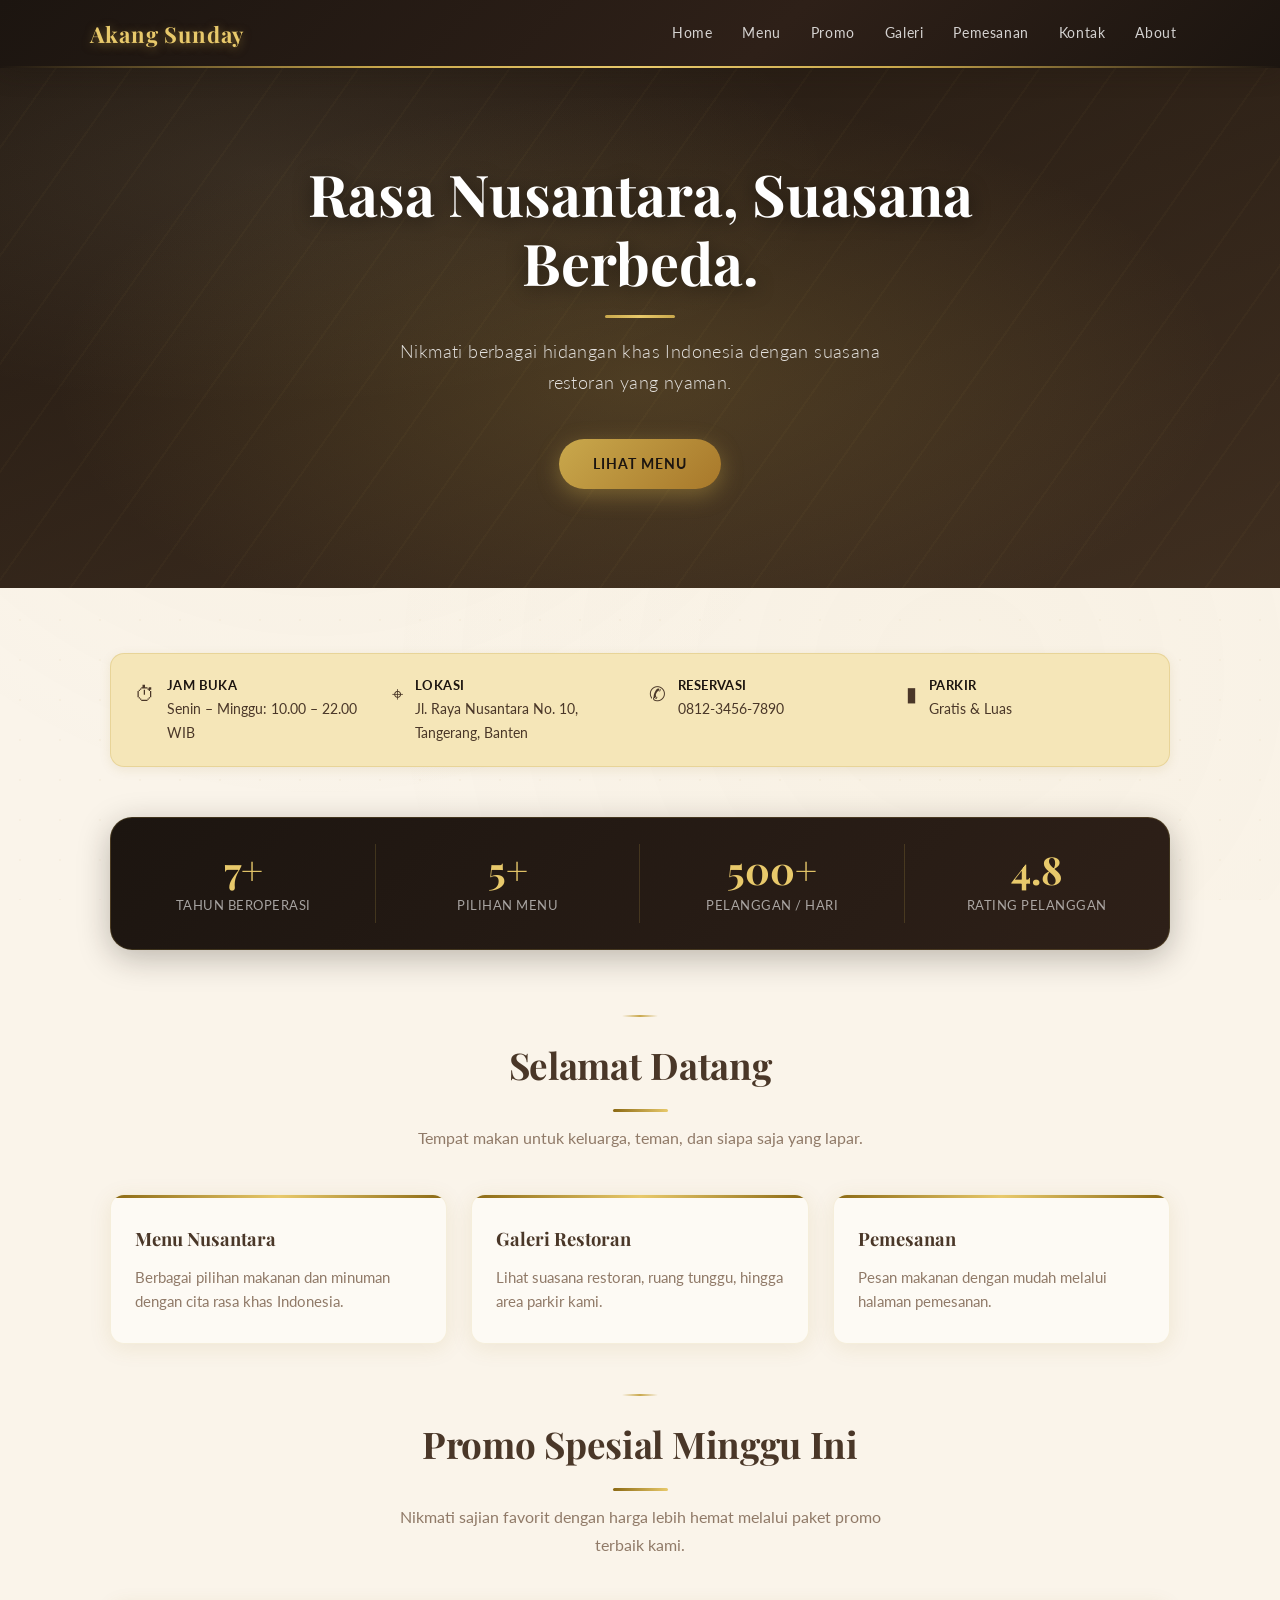
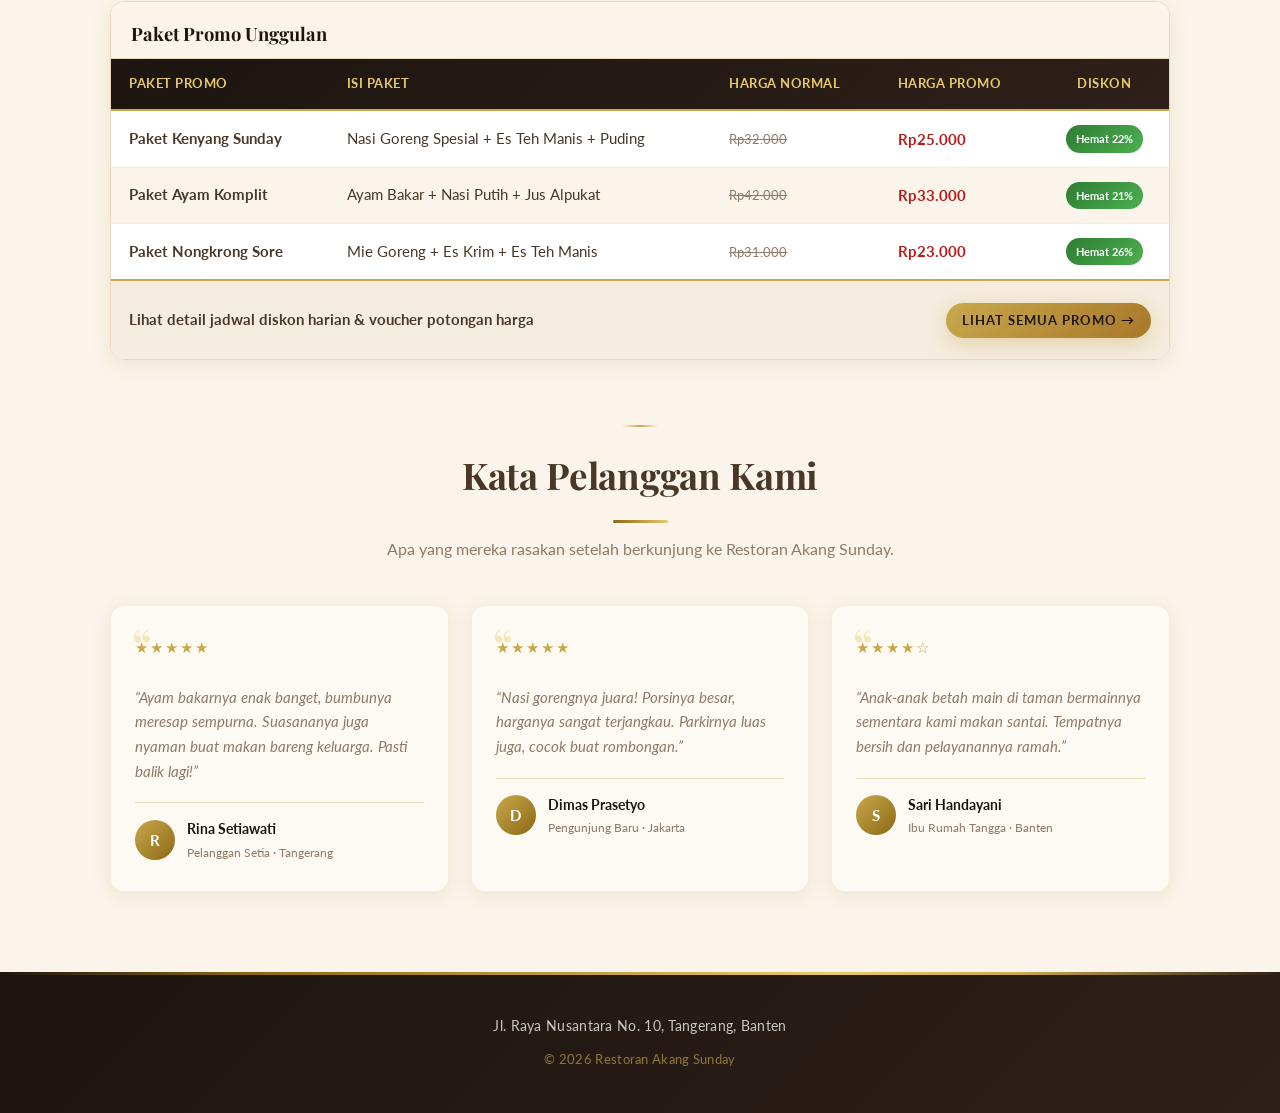
<file: index.html>
<!DOCTYPE html>
<html lang="id">

<head>
    <meta charset="UTF-8">
    <meta name="viewport" content="width=device-width, initial-scale=1.0">
    <title>Restoran Akang Sunday &mdash; Rasa Nusantara, Suasana Berbeda</title>
    <meta name="description"
        content="Restoran Akang Sunday menyajikan hidangan khas Nusantara dengan suasana nyaman untuk keluarga dan teman.">

    <link rel="stylesheet" href="style.css">
</head>

<body>

    <!-- NAVBAR -->
    <nav>
        <div class="logo">Akang Sunday</div>

        <div class="nav-menu">
            <a href="index.html">Home</a>
            <a href="menu.html">Menu</a>
            <a href="promo.html">Promo</a>
            <a href="gallery.html">Galeri</a>
            <a href="pemesanan.html">Pemesanan</a>
            <a href="kontak.html">Kontak</a>
            <a href="about.html">About</a>
        </div>
    </nav>

    <!-- HERO -->
    <section class="hero">
        <div class="hero-content">

            <h1>Rasa Nusantara, Suasana Berbeda.</h1>

            <p>
                Nikmati berbagai hidangan khas Indonesia
                dengan suasana restoran yang nyaman.
            </p>

            <a href="menu.html" class="button">
                Lihat Menu
            </a>

        </div>
    </section>

    <!-- CONTENT -->
    <div class="container">

        <!-- INFO STRIP -->
        <div class="info-strip">

            <div class="info-strip-item">
                <span class="info-strip-icon">&#9201;</span>
                <div>
                    <strong>Jam Buka</strong>
                    Senin &ndash; Minggu: 10.00 &ndash; 22.00 WIB
                </div>
            </div>

            <div class="info-strip-item">
                <span class="info-strip-icon">&#8982;</span>
                <div>
                    <strong>Lokasi</strong>
                    Jl. Raya Nusantara No. 10, Tangerang, Banten
                </div>
            </div>

            <div class="info-strip-item">
                <span class="info-strip-icon">&#9990;</span>
                <div>
                    <strong>Reservasi</strong>
                    0812-3456-7890
                </div>
            </div>

            <div class="info-strip-item">
                <span class="info-strip-icon">&#9646;</span>
                <div>
                    <strong>Parkir</strong>
                    Gratis &amp; Luas
                </div>
            </div>

        </div>

        <!-- STATS BANNER -->
        <div class="stats-banner">

            <div class="stat-item">
                <span class="stat-number">7+</span>
                <span class="stat-label">Tahun Beroperasi</span>
            </div>

            <div class="stat-item">
                <span class="stat-number">5+</span>
                <span class="stat-label">Pilihan Menu</span>
            </div>

            <div class="stat-item">
                <span class="stat-number">500+</span>
                <span class="stat-label">Pelanggan / Hari</span>
            </div>

            <div class="stat-item">
                <span class="stat-number">4.8</span>
                <span class="stat-label">Rating Pelanggan</span>
            </div>

        </div>

        <!-- SELAMAT DATANG -->
        <div class="title">
            <h2>Selamat Datang</h2>

            <p>
                Tempat makan untuk keluarga, teman,
                dan siapa saja yang lapar.
            </p>
        </div>

        <div class="card">

            <div class="item">
                <h3>Menu Nusantara</h3>

                <p>
                    Berbagai pilihan makanan dan minuman
                    dengan cita rasa khas Indonesia.
                </p>
            </div>

            <div class="item">
                <h3>Galeri Restoran</h3>

                <p>
                    Lihat suasana restoran, ruang tunggu,
                    hingga area parkir kami.
                </p>
            </div>

            <div class="item">
                <h3>Pemesanan</h3>

                <p>
                    Pesan makanan dengan mudah melalui
                    halaman pemesanan.
                </p>
            </div>

        </div>

        <!-- PROMO SPESIAL SECTION (TABLE LAYOUT) -->
        <div class="promo-section" style="margin-top: 50px;">
            <div class="title">
                <h2>Promo Spesial Minggu Ini</h2>
                <p>
                    Nikmati sajian favorit dengan harga lebih hemat melalui paket promo terbaik kami.
                </p>
            </div>

            <div class="table-wrapper">
                <table class="custom-table">
                    <caption>Paket Promo Unggulan</caption>
                    <thead>
                        <tr>
                            <th>Paket Promo</th>
                            <th>Isi Paket</th>
                            <th>Harga Normal</th>
                            <th>Harga Promo</th>
                            <th style="text-align: center;">Diskon</th>
                        </tr>
                    </thead>
                    <tbody>
                        <tr>
                            <td><strong>Paket Kenyang Sunday</strong></td>
                            <td>Nasi Goreng Spesial + Es Teh Manis + Puding</td>
                            <td><span class="price-old">Rp32.000</span></td>
                            <td><span class="price-new">Rp25.000</span></td>
                            <td style="text-align: center;"><span class="badge-discount">Hemat 22%</span></td>
                        </tr>
                        <tr>
                            <td><strong>Paket Ayam Komplit</strong></td>
                            <td>Ayam Bakar + Nasi Putih + Jus Alpukat</td>
                            <td><span class="price-old">Rp42.000</span></td>
                            <td><span class="price-new">Rp33.000</span></td>
                            <td style="text-align: center;"><span class="badge-discount">Hemat 21%</span></td>
                        </tr>
                        <tr>
                            <td><strong>Paket Nongkrong Sore</strong></td>
                            <td>Mie Goreng + Es Krim + Es Teh Manis</td>
                            <td><span class="price-old">Rp31.000</span></td>
                            <td><span class="price-new">Rp23.000</span></td>
                            <td style="text-align: center;"><span class="badge-discount">Hemat 26%</span></td>
                        </tr>
                    </tbody>
                    <tfoot>
                        <tr>
                            <td colspan="3">Lihat detail jadwal diskon harian &amp; voucher potongan harga</td>
                            <td colspan="2" style="text-align: right;">
                                <a href="promo.html" class="button" style="padding: 6px 16px; font-size: 13px;">Lihat Semua Promo &rarr;</a>
                            </td>
                        </tr>
                    </tfoot>
                </table>
            </div>
        </div>

        <!-- TESTIMONI -->
        <div class="testimoni-section">

            <div class="title">
                <h2>Kata Pelanggan Kami</h2>
                <p>
                    Apa yang mereka rasakan setelah berkunjung
                    ke Restoran Akang Sunday.
                </p>
            </div>

            <div class="testimoni-grid">

                <div class="testimoni-card">
                    <div class="testimoni-stars">&#9733;&#9733;&#9733;&#9733;&#9733;</div>
                    <p class="testimoni-text">
                        &ldquo;Ayam bakarnya enak banget, bumbunya meresap
                        sempurna. Suasananya juga nyaman buat makan
                        bareng keluarga. Pasti balik lagi!&rdquo;
                    </p>
                    <div class="testimoni-author">
                        <div class="testimoni-avatar">R</div>
                        <div>
                            <div class="testimoni-name">Rina Setiawati</div>
                            <div class="testimoni-meta">Pelanggan Setia &middot; Tangerang</div>
                        </div>
                    </div>
                </div>

                <div class="testimoni-card">
                    <div class="testimoni-stars">&#9733;&#9733;&#9733;&#9733;&#9733;</div>
                    <p class="testimoni-text">
                        &ldquo;Nasi gorengnya juara! Porsinya besar, harganya
                        sangat terjangkau. Parkirnya luas juga, cocok
                        buat rombongan.&rdquo;
                    </p>
                    <div class="testimoni-author">
                        <div class="testimoni-avatar">D</div>
                        <div>
                            <div class="testimoni-name">Dimas Prasetyo</div>
                            <div class="testimoni-meta">Pengunjung Baru &middot; Jakarta</div>
                        </div>
                    </div>
                </div>

                <div class="testimoni-card">
                    <div class="testimoni-stars">&#9733;&#9733;&#9733;&#9733;&#9734;</div>
                    <p class="testimoni-text">
                        &ldquo;Anak-anak betah main di taman bermainnya
                        sementara kami makan santai. Tempatnya bersih
                        dan pelayanannya ramah.&rdquo;
                    </p>
                    <div class="testimoni-author">
                        <div class="testimoni-avatar">S</div>
                        <div>
                            <div class="testimoni-name">Sari Handayani</div>
                            <div class="testimoni-meta">Ibu Rumah Tangga &middot; Banten</div>
                        </div>
                    </div>
                </div>

            </div>

        </div>

    </div>

    <!-- FOOTER -->
    <footer>
        <p>
            Jl. Raya Nusantara No. 10, Tangerang, Banten
        </p>

        <p>
            &copy; 2026 Restoran Akang Sunday
        </p>
    </footer>

</body>

</html>
</file>
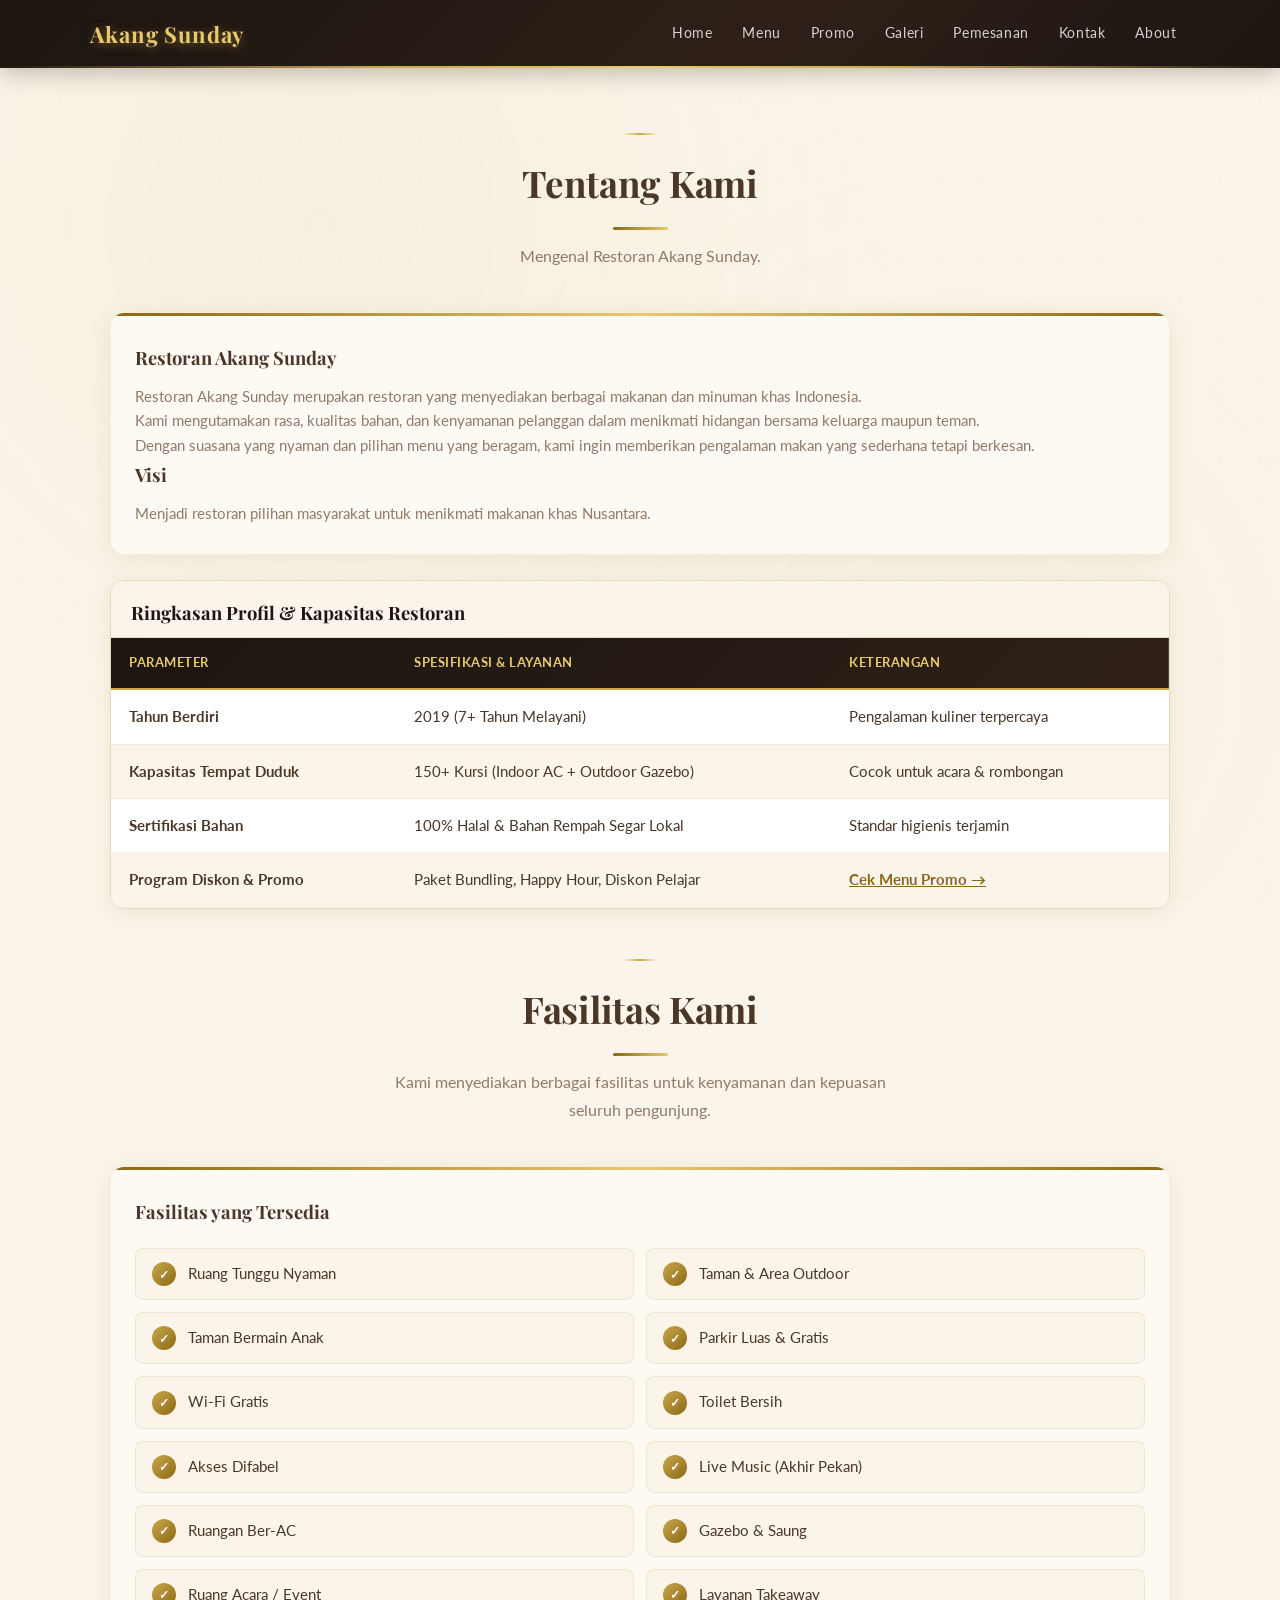
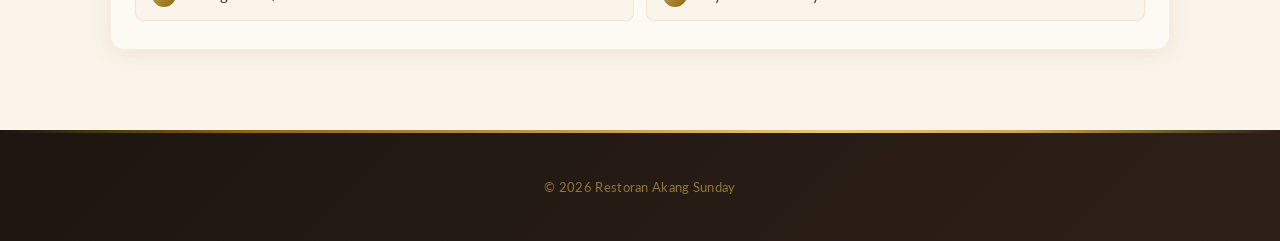
<file: about.html>
<!DOCTYPE html>
<html lang="id">

<head>
  <meta charset="UTF-8">
  <meta name="viewport" content="width=device-width, initial-scale=1.0">

  <title>About - Restoran Akang Sunday</title>
  <meta name="description"
    content="Kenali lebih dalam tentang Restoran Akang Sunday, visi kami, dan fasilitas yang tersedia.">

  <link rel="stylesheet" href="style.css">
</head>

<body>

  <!-- NAVBAR -->
  <nav>
    <div class="logo">Akang Sunday</div>

    <div class="nav-menu">
      <a href="index.html">Home</a>
      <a href="menu.html">Menu</a>
      <a href="promo.html">Promo</a>
      <a href="gallery.html">Galeri</a>
      <a href="pemesanan.html">Pemesanan</a>
      <a href="kontak.html">Kontak</a>
      <a href="about.html">About</a>
    </div>
  </nav>

  <!-- ABOUT -->
  <div class="container">

    <div class="title">
      <h2>Tentang Kami</h2>

      <p>
        Mengenal Restoran Akang Sunday.
      </p>
    </div>

    <div class="info-box">

      <h3>Restoran Akang Sunday</h3>

      <p>
        Restoran Akang Sunday merupakan restoran
        yang menyediakan berbagai makanan dan
        minuman khas Indonesia.
      </p>

      <p>
        Kami mengutamakan rasa, kualitas bahan,
        dan kenyamanan pelanggan dalam menikmati
        hidangan bersama keluarga maupun teman.
      </p>

      <p>
        Dengan suasana yang nyaman dan pilihan
        menu yang beragam, kami ingin memberikan
        pengalaman makan yang sederhana tetapi
        berkesan.
      </p>

      <h3>Visi</h3>

      <p>
        Menjadi restoran pilihan masyarakat untuk
        menikmati makanan khas Nusantara.
      </p>

    </div>

    <!-- TABEL PROFIL & SPESIFIKASI RESTORAN -->
    <div class="table-wrapper">
      <table class="custom-table">
        <caption>Ringkasan Profil &amp; Kapasitas Restoran</caption>
        <thead>
          <tr>
            <th>Parameter</th>
            <th>Spesifikasi &amp; Layanan</th>
            <th>Keterangan</th>
          </tr>
        </thead>
        <tbody>
          <tr>
            <td><strong>Tahun Berdiri</strong></td>
            <td>2019 (7+ Tahun Melayani)</td>
            <td>Pengalaman kuliner terpercaya</td>
          </tr>
          <tr>
            <td><strong>Kapasitas Tempat Duduk</strong></td>
            <td>150+ Kursi (Indoor AC + Outdoor Gazebo)</td>
            <td>Cocok untuk acara &amp; rombongan</td>
          </tr>
          <tr>
            <td><strong>Sertifikasi Bahan</strong></td>
            <td>100% Halal &amp; Bahan Rempah Segar Lokal</td>
            <td>Standar higienis terjamin</td>
          </tr>
          <tr>
            <td><strong>Program Diskon &amp; Promo</strong></td>
            <td>Paket Bundling, Happy Hour, Diskon Pelajar</td>
            <td><a href="promo.html" style="color: var(--emas-gelap); font-weight: bold; text-decoration: underline;">Cek Menu Promo &rarr;</a></td>
          </tr>
        </tbody>
      </table>
    </div>

    <!-- FASILITAS -->
    <div class="title" style="margin-top: 50px;">
      <h2>Fasilitas Kami</h2>
      <p>
        Kami menyediakan berbagai fasilitas untuk kenyamanan
        dan kepuasan seluruh pengunjung.
      </p>
    </div>

    <div class="info-box">

      <h3>Fasilitas yang Tersedia</h3>

      <div class="facility-grid">

        <div class="facility-item">
          <div class="facility-check">&#10003;</div>
          <span class="facility-text">Ruang Tunggu Nyaman</span>
        </div>

        <div class="facility-item">
          <div class="facility-check">&#10003;</div>
          <span class="facility-text">Taman &amp; Area Outdoor</span>
        </div>

        <div class="facility-item">
          <div class="facility-check">&#10003;</div>
          <span class="facility-text">Taman Bermain Anak</span>
        </div>

        <div class="facility-item">
          <div class="facility-check">&#10003;</div>
          <span class="facility-text">Parkir Luas &amp; Gratis</span>
        </div>

        <div class="facility-item">
          <div class="facility-check">&#10003;</div>
          <span class="facility-text">Wi-Fi Gratis</span>
        </div>

        <div class="facility-item">
          <div class="facility-check">&#10003;</div>
          <span class="facility-text">Toilet Bersih</span>
        </div>

        <div class="facility-item">
          <div class="facility-check">&#10003;</div>
          <span class="facility-text">Akses Difabel</span>
        </div>

        <div class="facility-item">
          <div class="facility-check">&#10003;</div>
          <span class="facility-text">Live Music (Akhir Pekan)</span>
        </div>

        <div class="facility-item">
          <div class="facility-check">&#10003;</div>
          <span class="facility-text">Ruangan Ber-AC</span>
        </div>

        <div class="facility-item">
          <div class="facility-check">&#10003;</div>
          <span class="facility-text">Gazebo &amp; Saung</span>
        </div>

        <div class="facility-item">
          <div class="facility-check">&#10003;</div>
          <span class="facility-text">Ruang Acara / Event</span>
        </div>

        <div class="facility-item">
          <div class="facility-check">&#10003;</div>
          <span class="facility-text">Layanan Takeaway</span>
        </div>

      </div>

    </div>

  </div>

  <!-- FOOTER -->
  <footer>
    <p>&copy; 2026 Restoran Akang Sunday</p>
  </footer>

</body>

</html>
</file>
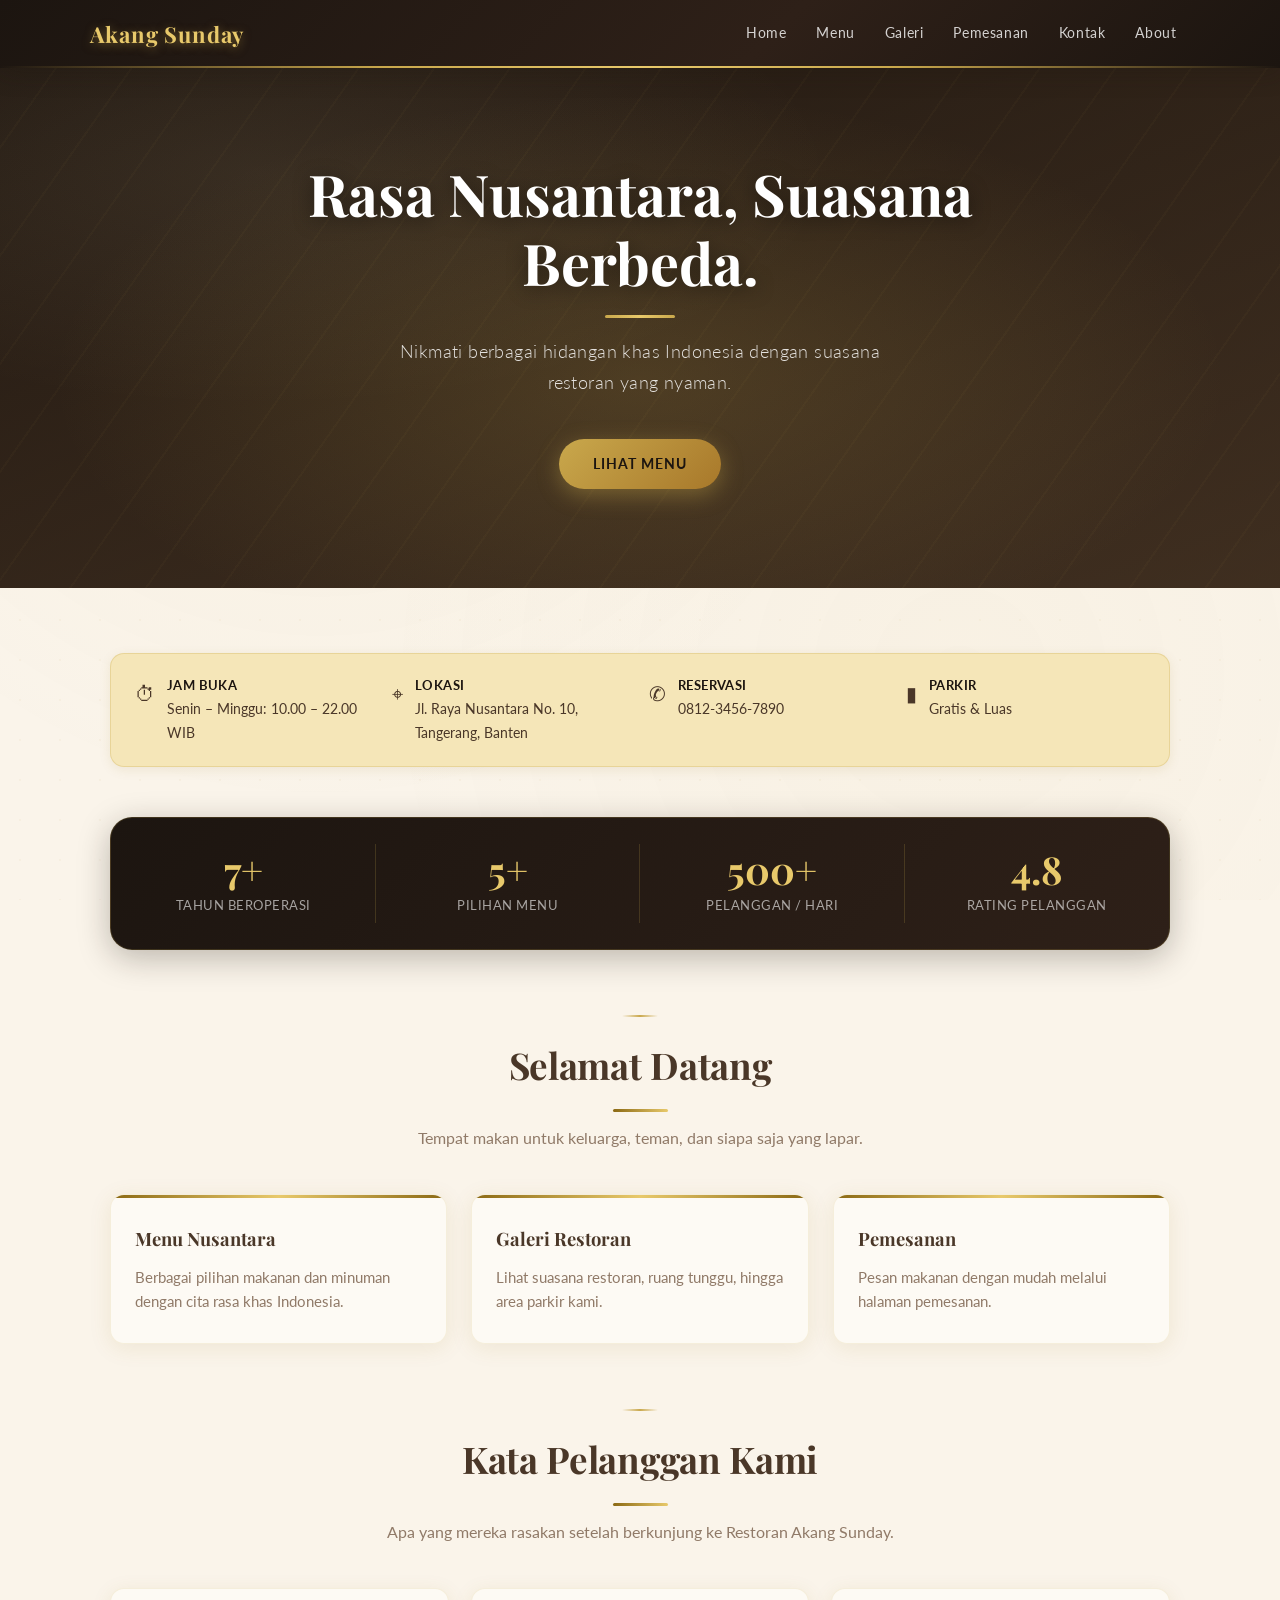
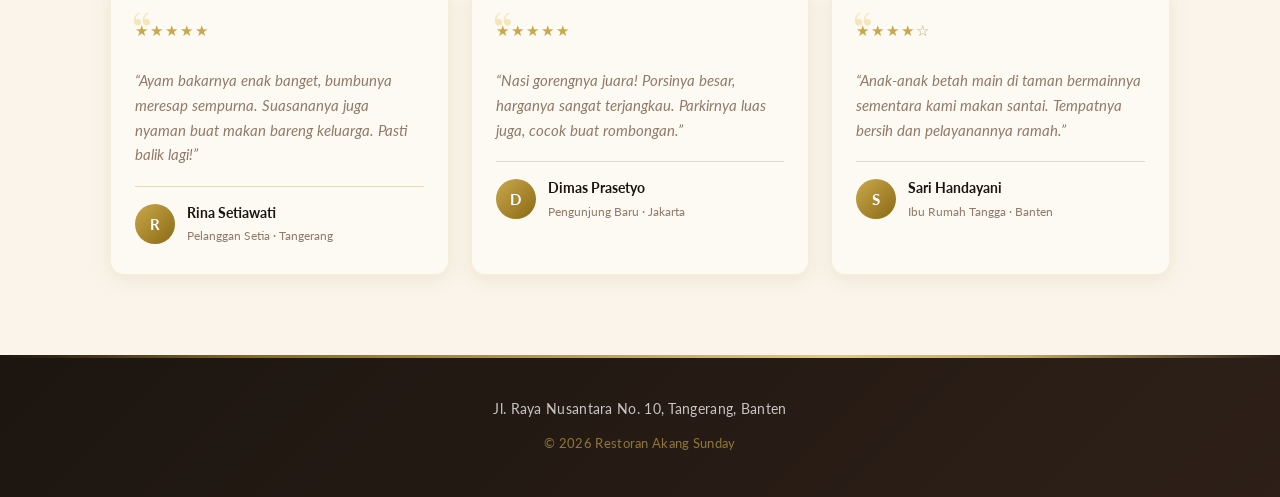
<file: dashboard.html>
<!DOCTYPE html>
<html lang="id">

<head>
    <meta charset="UTF-8">
    <meta name="viewport" content="width=device-width, initial-scale=1.0">
    <title>Restoran Akang Sunday &mdash; Rasa Nusantara, Suasana Berbeda</title>
    <meta name="description"
        content="Restoran Akang Sunday menyajikan hidangan khas Nusantara dengan suasana nyaman untuk keluarga dan teman.">

    <link rel="stylesheet" href="style.css">
</head>

<body>

    <!-- NAVBAR -->
    <nav>
        <div class="logo">Akang Sunday</div>

        <div class="nav-menu">
            <a href="dashboard.html">Home</a>
            <a href="menu.html">Menu</a>
            <a href="gallery.html">Galeri</a>
            <a href="pemesanan.html">Pemesanan</a>
            <a href="kontak.html">Kontak</a>
            <a href="about.html">About</a>
        </div>
    </nav>

    <!-- HERO -->
    <section class="hero">
        <div class="hero-content">

            <h1>Rasa Nusantara, Suasana Berbeda.</h1>

            <p>
                Nikmati berbagai hidangan khas Indonesia
                dengan suasana restoran yang nyaman.
            </p>

            <a href="menu.html" class="button">
                Lihat Menu
            </a>

        </div>
    </section>

    <!-- CONTENT -->
    <div class="container">

        <!-- INFO STRIP -->
        <div class="info-strip">

            <div class="info-strip-item">
                <span class="info-strip-icon">&#9201;</span>
                <div>
                    <strong>Jam Buka</strong>
                    Senin &ndash; Minggu: 10.00 &ndash; 22.00 WIB
                </div>
            </div>

            <div class="info-strip-item">
                <span class="info-strip-icon">&#8982;</span>
                <div>
                    <strong>Lokasi</strong>
                    Jl. Raya Nusantara No. 10, Tangerang, Banten
                </div>
            </div>

            <div class="info-strip-item">
                <span class="info-strip-icon">&#9990;</span>
                <div>
                    <strong>Reservasi</strong>
                    0812-3456-7890
                </div>
            </div>

            <div class="info-strip-item">
                <span class="info-strip-icon">&#9646;</span>
                <div>
                    <strong>Parkir</strong>
                    Gratis &amp; Luas
                </div>
            </div>

        </div>

        <!-- STATS BANNER -->
        <div class="stats-banner">

            <div class="stat-item">
                <span class="stat-number">7+</span>
                <span class="stat-label">Tahun Beroperasi</span>
            </div>

            <div class="stat-item">
                <span class="stat-number">5+</span>
                <span class="stat-label">Pilihan Menu</span>
            </div>

            <div class="stat-item">
                <span class="stat-number">500+</span>
                <span class="stat-label">Pelanggan / Hari</span>
            </div>

            <div class="stat-item">
                <span class="stat-number">4.8</span>
                <span class="stat-label">Rating Pelanggan</span>
            </div>

        </div>

        <!-- SELAMAT DATANG -->
        <div class="title">
            <h2>Selamat Datang</h2>

            <p>
                Tempat makan untuk keluarga, teman,
                dan siapa saja yang lapar.
            </p>
        </div>

        <div class="card">

            <div class="item">
                <h3>Menu Nusantara</h3>

                <p>
                    Berbagai pilihan makanan dan minuman
                    dengan cita rasa khas Indonesia.
                </p>
            </div>

            <div class="item">
                <h3>Galeri Restoran</h3>

                <p>
                    Lihat suasana restoran, ruang tunggu,
                    hingga area parkir kami.
                </p>
            </div>

            <div class="item">
                <h3>Pemesanan</h3>

                <p>
                    Pesan makanan dengan mudah melalui
                    halaman pemesanan.
                </p>
            </div>

        </div>

        <!-- TESTIMONI -->
        <div class="testimoni-section">

            <div class="title">
                <h2>Kata Pelanggan Kami</h2>
                <p>
                    Apa yang mereka rasakan setelah berkunjung
                    ke Restoran Akang Sunday.
                </p>
            </div>

            <div class="testimoni-grid">

                <div class="testimoni-card">
                    <div class="testimoni-stars">&#9733;&#9733;&#9733;&#9733;&#9733;</div>
                    <p class="testimoni-text">
                        &ldquo;Ayam bakarnya enak banget, bumbunya meresap
                        sempurna. Suasananya juga nyaman buat makan
                        bareng keluarga. Pasti balik lagi!&rdquo;
                    </p>
                    <div class="testimoni-author">
                        <div class="testimoni-avatar">R</div>
                        <div>
                            <div class="testimoni-name">Rina Setiawati</div>
                            <div class="testimoni-meta">Pelanggan Setia &middot; Tangerang</div>
                        </div>
                    </div>
                </div>

                <div class="testimoni-card">
                    <div class="testimoni-stars">&#9733;&#9733;&#9733;&#9733;&#9733;</div>
                    <p class="testimoni-text">
                        &ldquo;Nasi gorengnya juara! Porsinya besar, harganya
                        sangat terjangkau. Parkirnya luas juga, cocok
                        buat rombongan.&rdquo;
                    </p>
                    <div class="testimoni-author">
                        <div class="testimoni-avatar">D</div>
                        <div>
                            <div class="testimoni-name">Dimas Prasetyo</div>
                            <div class="testimoni-meta">Pengunjung Baru &middot; Jakarta</div>
                        </div>
                    </div>
                </div>

                <div class="testimoni-card">
                    <div class="testimoni-stars">&#9733;&#9733;&#9733;&#9733;&#9734;</div>
                    <p class="testimoni-text">
                        &ldquo;Anak-anak betah main di taman bermainnya
                        sementara kami makan santai. Tempatnya bersih
                        dan pelayanannya ramah.&rdquo;
                    </p>
                    <div class="testimoni-author">
                        <div class="testimoni-avatar">S</div>
                        <div>
                            <div class="testimoni-name">Sari Handayani</div>
                            <div class="testimoni-meta">Ibu Rumah Tangga &middot; Banten</div>
                        </div>
                    </div>
                </div>

            </div>

        </div>

    </div>

    <!-- FOOTER -->
    <footer>
        <p>
            Jl. Raya Nusantara No. 10, Tangerang, Banten
        </p>

        <p>
            &copy; 2026 Restoran Akang Sunday
        </p>
    </footer>

</body>

</html>
</file>
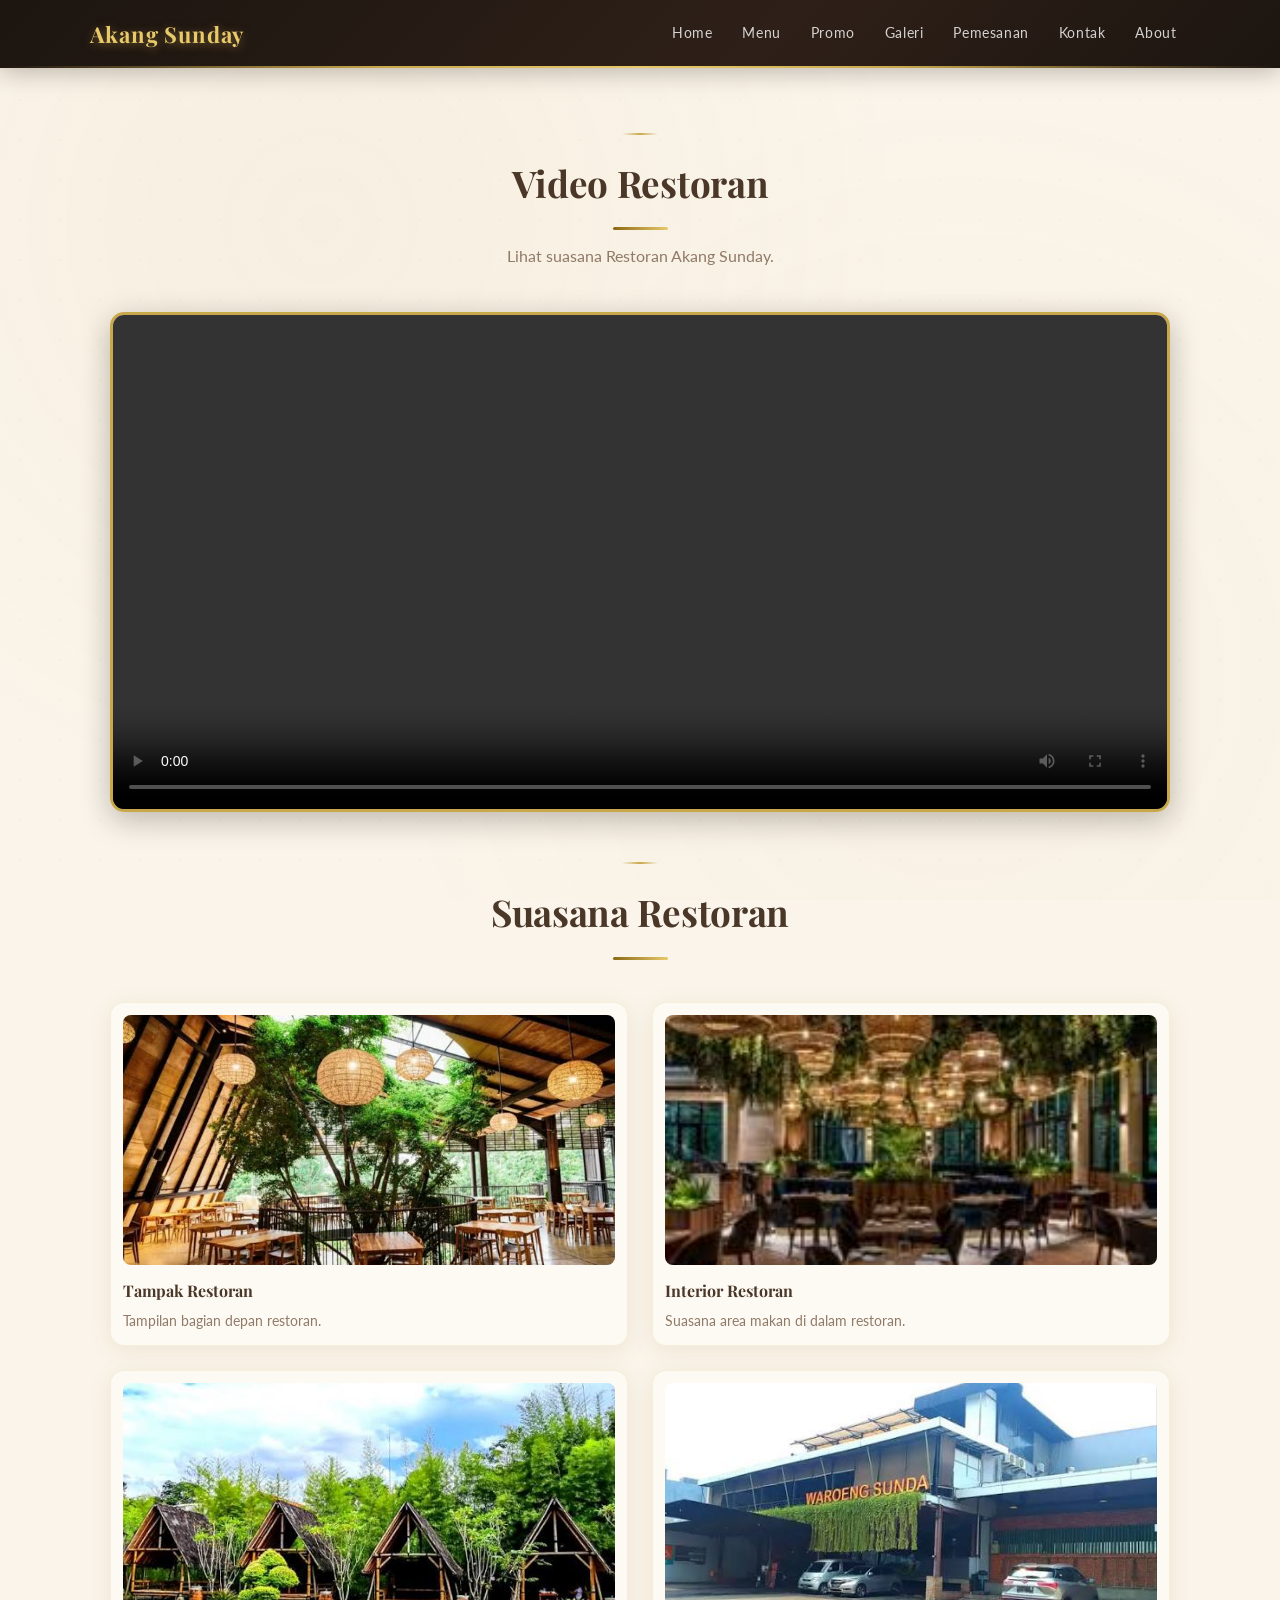
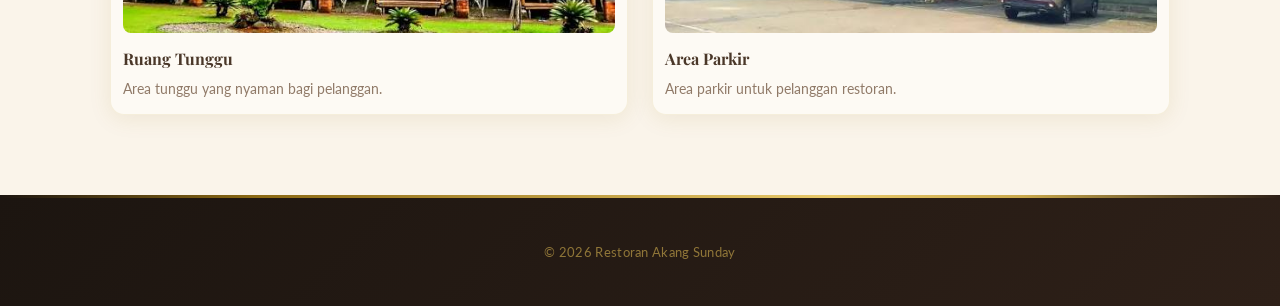
<file: gallery.html>
<!DOCTYPE html>
<html lang="id">

<head>
  <meta charset="UTF-8">
  <meta name="viewport" content="width=device-width, initial-scale=1.0">

  <title>Galeri - Restoran Akang Sunday</title>

  <link rel="stylesheet" href="style.css">
</head>

<body>

  <!-- NAVBAR -->
  <nav>
    <div class="logo">Akang Sunday</div>

    <div class="nav-menu">
      <a href="index.html">Home</a>
      <a href="menu.html">Menu</a>
      <a href="promo.html">Promo</a>
      <a href="gallery.html">Galeri</a>
      <a href="pemesanan.html">Pemesanan</a>
      <a href="kontak.html">Kontak</a>
      <a href="about.html">About</a>
    </div>
  </nav>

  <div class="container">

    <!-- VIDEO -->
    <div class="title">
      <h2>Video Restoran</h2>

      <p>
        Lihat suasana Restoran Akang Sunday.
      </p>
    </div>

    <video class="video" controls preload="metadata">
      <source src="./videos/resto.mp4" type="video/mp4">
    </video>

    <!-- GALERI -->
    <div class="title">
      <h2>Suasana Restoran</h2>
    </div>

    <div class="gallery">

      <div class="gallery-item">
        <img src="images/restoran.jpg" alt="Tampak Restoran">

        <h3>Tampak Restoran</h3>

        <p>
          Tampilan bagian depan restoran.
        </p>
      </div>

      <div class="gallery-item">
        <img src="images/interior.jpg" alt="Interior Restoran">

        <h3>Interior Restoran</h3>

        <p>
          Suasana area makan di dalam restoran.
        </p>
      </div>

      <div class="gallery-item">
        <img src="images/ruang-tunggu.jpg" alt="Ruang Tunggu">

        <h3>Ruang Tunggu</h3>

        <p>
          Area tunggu yang nyaman bagi pelanggan.
        </p>
      </div>

      <div class="gallery-item">
        <img src="images/parkiran.jpg" alt="Area Parkir">

        <h3>Area Parkir</h3>

        <p>
          Area parkir untuk pelanggan restoran.
        </p>
      </div>

    </div>

  </div>

  <!-- FOOTER -->
  <footer>
    <p>&copy; 2026 Restoran Akang Sunday</p>
  </footer>

</body>

</html>
</file>
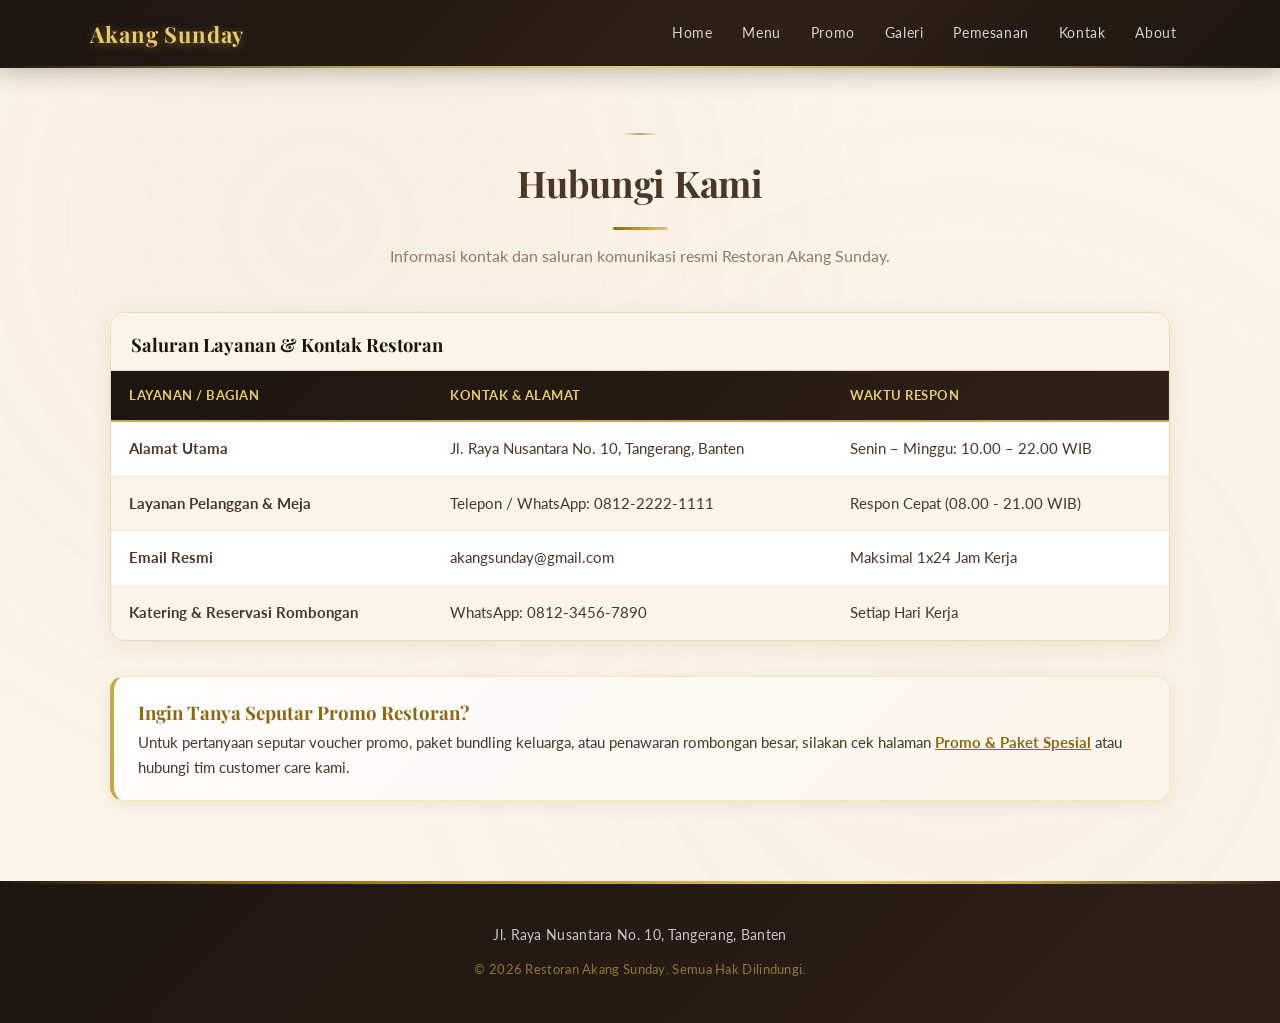
<file: kontak.html>
<!DOCTYPE html>
<html lang="id">

<head>
  <meta charset="UTF-8">
  <meta name="viewport" content="width=device-width, initial-scale=1.0">

  <title>Kontak - Restoran Akang Sunday</title>
  <meta name="description"
    content="Hubungi Restoran Akang Sunday untuk informasi reservasi, layanan katering, dan bantuan pelanggan.">
  <link rel="stylesheet" href="style.css">
</head>

<body>

  <!-- NAVBAR -->
  <nav>
    <a href="index.html" class="logo">Akang Sunday</a>

    <div class="nav-menu">
      <a href="index.html">Home</a>
      <a href="menu.html">Menu</a>
      <a href="promo.html">Promo</a>
      <a href="gallery.html">Galeri</a>
      <a href="pemesanan.html">Pemesanan</a>
      <a href="kontak.html">Kontak</a>
      <a href="about.html">About</a>
    </div>
  </nav>

  <!-- KONTAK -->
  <div class="container">

    <div class="title">
      <h2>Hubungi Kami</h2>
      <p>
        Informasi kontak dan saluran komunikasi resmi Restoran Akang Sunday.
      </p>
    </div>

    <!-- TABEL KONTAK LAYOUT -->
    <div class="table-wrapper">
      <table class="custom-table">
        <caption>Saluran Layanan &amp; Kontak Restoran</caption>
        <thead>
          <tr>
            <th>Layanan / Bagian</th>
            <th>Kontak &amp; Alamat</th>
            <th>Waktu Respon</th>
          </tr>
        </thead>
        <tbody>
          <tr>
            <td><strong>Alamat Utama</strong></td>
            <td>Jl. Raya Nusantara No. 10, Tangerang, Banten</td>
            <td>Senin &ndash; Minggu: 10.00 &ndash; 22.00 WIB</td>
          </tr>
          <tr>
            <td><strong>Layanan Pelanggan &amp; Meja</strong></td>
            <td>Telepon / WhatsApp: 0812-2222-1111</td>
            <td>Respon Cepat (08.00 - 21.00 WIB)</td>
          </tr>
          <tr>
            <td><strong>Email Resmi</strong></td>
            <td>akangsunday@gmail.com</td>
            <td>Maksimal 1x24 Jam Kerja</td>
          </tr>
          <tr>
            <td><strong>Katering &amp; Reservasi Rombongan</strong></td>
            <td>WhatsApp: 0812-3456-7890</td>
            <td>Setiap Hari Kerja</td>
          </tr>
        </tbody>
      </table>
    </div>

    <div class="promo-highlight-card" style="margin-top: 30px;">
      <h3 style="color: var(--emas-gelap); font-family: 'Playfair Display', serif;">Ingin Tanya Seputar Promo Restoran?
      </h3>
      <p style="color: var(--teks-sedang); font-size: 14.5px;">
        Untuk pertanyaan seputar voucher promo, paket bundling keluarga, atau penawaran rombongan besar, silakan cek
        halaman <a href="promo.html"
          style="color: var(--emas-gelap); font-weight: bold; text-decoration: underline;">Promo &amp; Paket Spesial</a>
        atau hubungi tim customer care kami.
      </p>
    </div>

  </div>

  <!-- FOOTER -->
  <footer>
    <p>Jl. Raya Nusantara No. 10, Tangerang, Banten</p>
    <p>&copy; 2026 Restoran Akang Sunday. Semua Hak Dilindungi.</p>
  </footer>

</body>

</html>
</file>
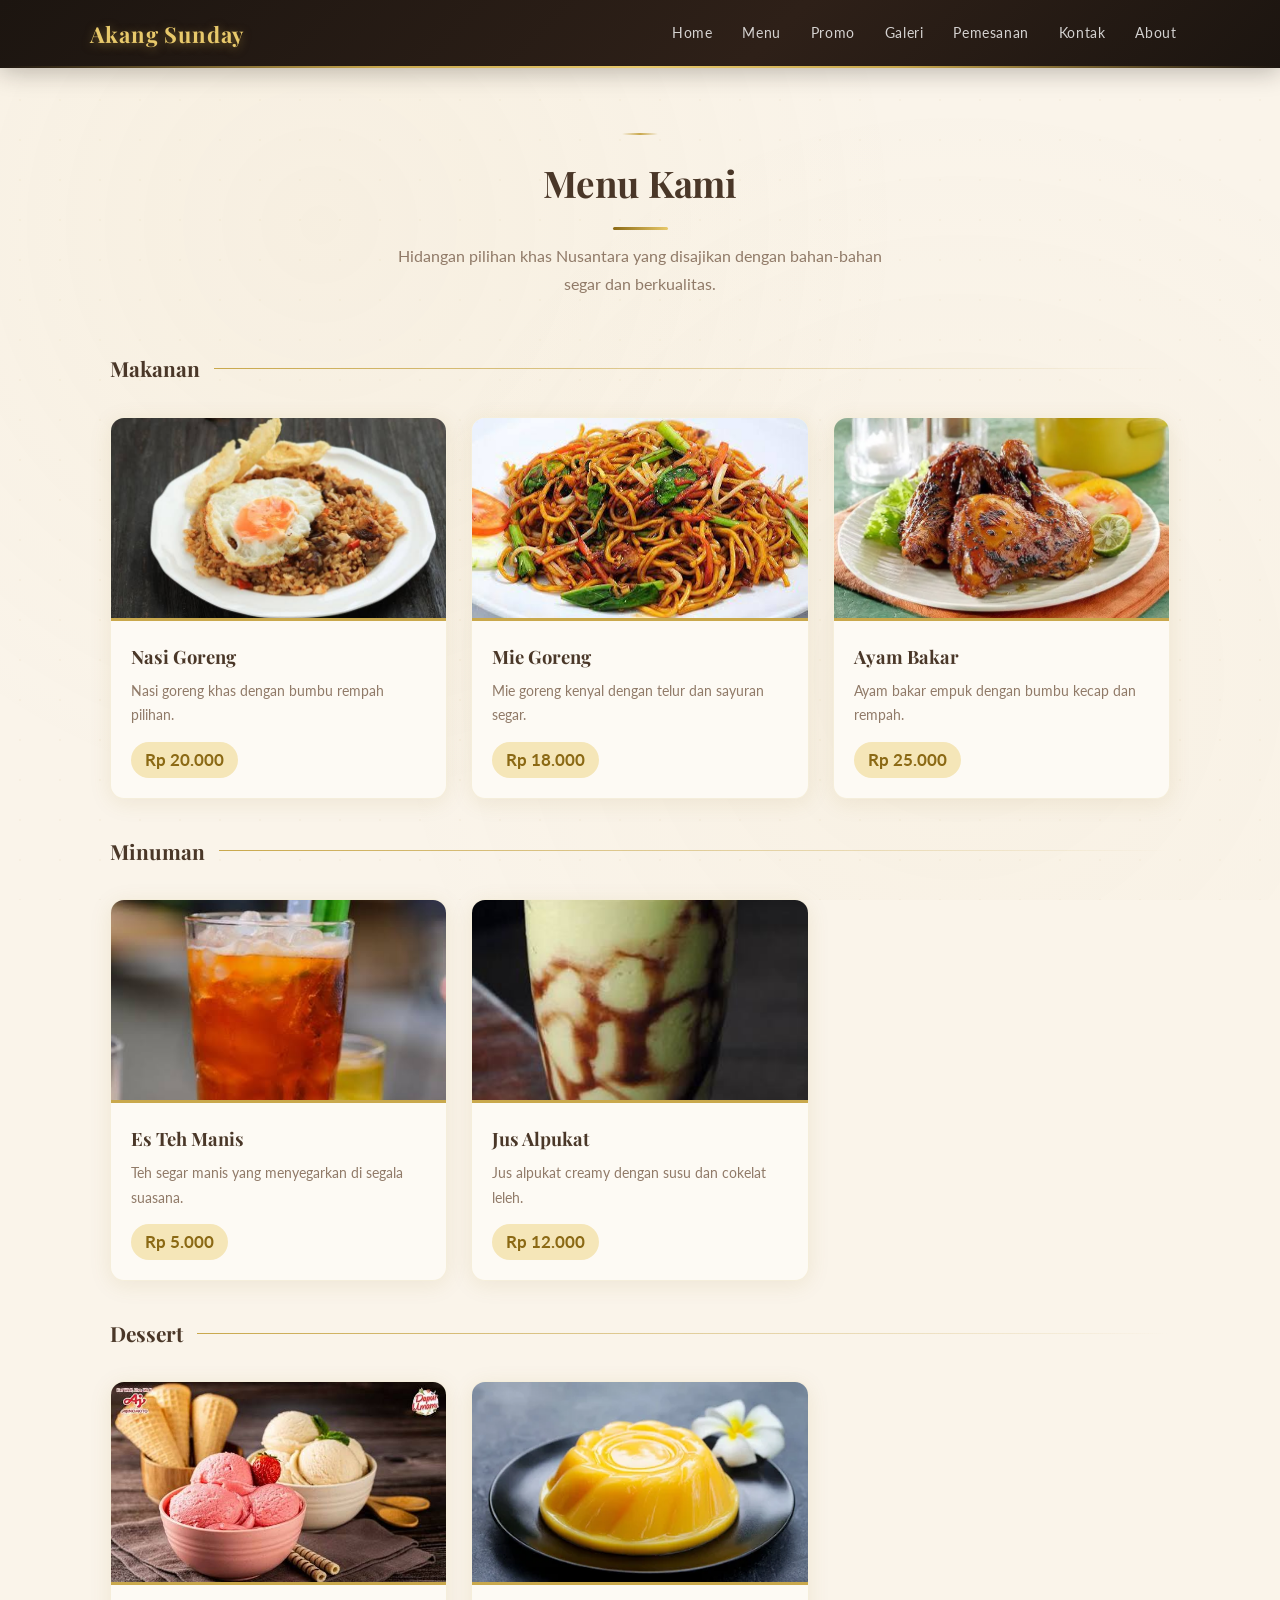
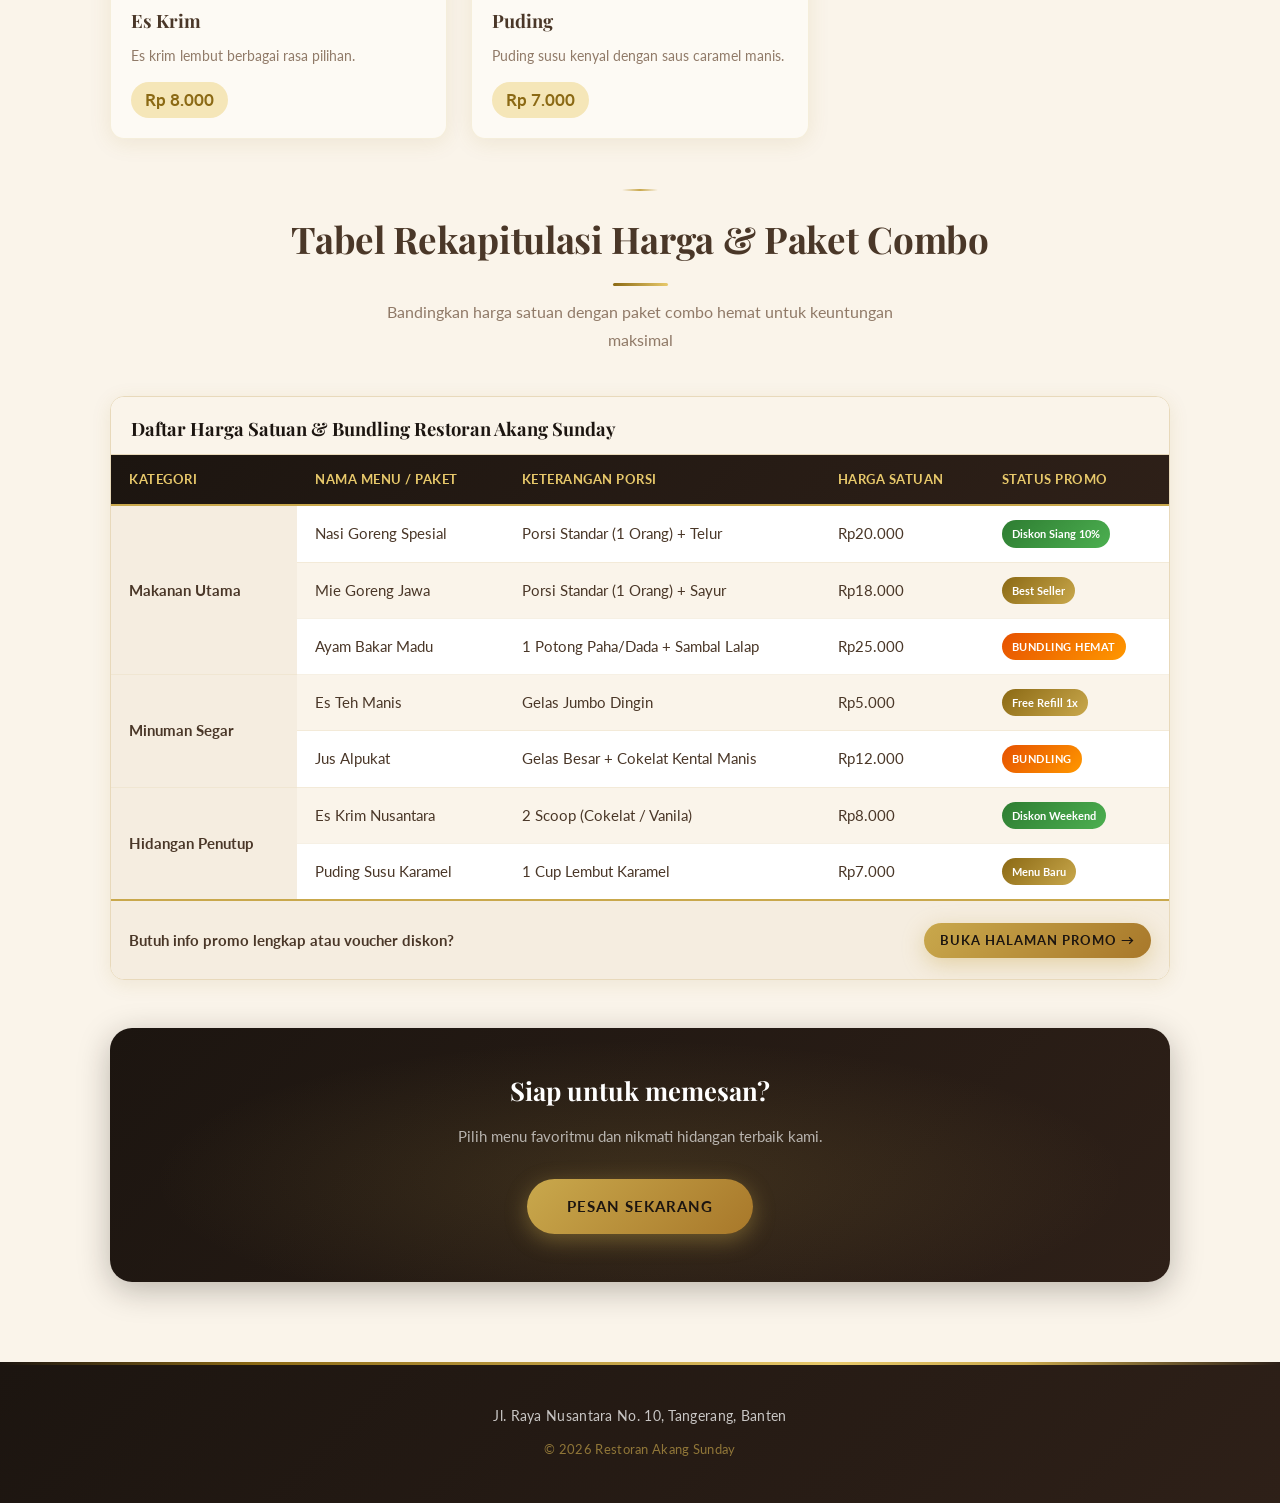
<file: menu.html>
<!DOCTYPE html>
<html lang="id">

<head>
  <meta charset="UTF-8">
  <meta name="viewport" content="width=device-width, initial-scale=1.0">
  <title>Menu - Restoran Akang Sunday</title>
  <meta name="description" content="Lihat menu makanan dan minuman khas Nusantara di Restoran Akang Sunday.">
  <link rel="stylesheet" href="style.css">
</head>

<body>

  <!-- NAVBAR -->
  <nav>
    <div class="logo">Akang Sunday</div>

    <div class="nav-menu">
      <a href="index.html">Home</a>
      <a href="menu.html">Menu</a>
      <a href="promo.html">Promo</a>
      <a href="gallery.html">Galeri</a>
      <a href="pemesanan.html">Pemesanan</a>
      <a href="kontak.html">Kontak</a>
      <a href="about.html">About</a>
    </div>
  </nav>

  <!-- MENU CONTENT -->
  <div class="container">

    <div class="title">
      <h2>Menu Kami</h2>
      <p>
        Hidangan pilihan khas Nusantara yang disajikan
        dengan bahan-bahan segar dan berkualitas.
      </p>
    </div>

    <div class="menu">

      <!-- MAKANAN -->
      <div class="menu-category-label">
        <h3>Makanan</h3>
      </div>

      <div class="menu-item">
        <img src="images/nasi_goreng.jpg" alt="Nasi Goreng">
        <div class="menu-content">
          <h3>Nasi Goreng</h3>
          <p>Nasi goreng khas dengan bumbu rempah pilihan.</p>
          <span class="price">Rp 20.000</span>
        </div>
      </div>

      <div class="menu-item">
        <img src="images/mie-goreng.jpg" alt="Mie Goreng">
        <div class="menu-content">
          <h3>Mie Goreng</h3>
          <p>Mie goreng kenyal dengan telur dan sayuran segar.</p>
          <span class="price">Rp 18.000</span>
        </div>
      </div>

      <div class="menu-item">
        <img src="images/ayam-bakar.jpg" alt="Ayam Bakar">
        <div class="menu-content">
          <h3>Ayam Bakar</h3>
          <p>Ayam bakar empuk dengan bumbu kecap dan rempah.</p>
          <span class="price">Rp 25.000</span>
        </div>
      </div>

      <!-- MINUMAN -->
      <div class="menu-category-label">
        <h3>Minuman</h3>
      </div>

      <div class="menu-item">
        <img src="images/es-teh.jpg" alt="Es Teh Manis">
        <div class="menu-content">
          <h3>Es Teh Manis</h3>
          <p>Teh segar manis yang menyegarkan di segala suasana.</p>
          <span class="price">Rp 5.000</span>
        </div>
      </div>

      <div class="menu-item">
        <img src="images/jus-alpukat.jpg" alt="Jus Alpukat">
        <div class="menu-content">
          <h3>Jus Alpukat</h3>
          <p>Jus alpukat creamy dengan susu dan cokelat leleh.</p>
          <span class="price">Rp 12.000</span>
        </div>
      </div>

      <!-- DESSERT -->
      <div class="menu-category-label">
        <h3>Dessert</h3>
      </div>

      <div class="menu-item">
        <img src="images/es_krim.jpg" alt="Es Krim">
        <div class="menu-content">
          <h3>Es Krim</h3>
          <p>Es krim lembut berbagai rasa pilihan.</p>
          <span class="price">Rp 8.000</span>
        </div>
      </div>

      <div class="menu-item">
        <img src="images/puding.jpg" alt="Puding">
        <div class="menu-content">
          <h3>Puding</h3>
          <p>Puding susu kenyal dengan saus caramel manis.</p>
          <span class="price">Rp 7.000</span>
        </div>
      </div>

    </div>

    <!-- TABEL REKAP HARGA & PAKET COMBO -->
    <div class="title" style="margin-top: 50px;">
      <h2>Tabel Rekapitulasi Harga &amp; Paket Combo</h2>
      <p>Bandingkan harga satuan dengan paket combo hemat untuk keuntungan maksimal</p>
    </div>

    <div class="table-wrapper">
      <table class="custom-table">
        <caption>Daftar Harga Satuan &amp; Bundling Restoran Akang Sunday</caption>
        <thead>
          <tr>
            <th>Kategori</th>
            <th>Nama Menu / Paket</th>
            <th>Keterangan Porsi</th>
            <th>Harga Satuan</th>
            <th>Status Promo</th>
          </tr>
        </thead>
        <tbody>
          <tr>
            <td rowspan="3" style="font-weight: bold; background: var(--krem);">Makanan Utama</td>
            <td>Nasi Goreng Spesial</td>
            <td>Porsi Standar (1 Orang) + Telur</td>
            <td>Rp20.000</td>
            <td><span class="badge-discount">Diskon Siang 10%</span></td>
          </tr>
          <tr>
            <td>Mie Goreng Jawa</td>
            <td>Porsi Standar (1 Orang) + Sayur</td>
            <td>Rp18.000</td>
            <td><span class="badge-gold">Best Seller</span></td>
          </tr>
          <tr>
            <td>Ayam Bakar Madu</td>
            <td>1 Potong Paha/Dada + Sambal Lalap</td>
            <td>Rp25.000</td>
            <td><span class="badge-promo">Bundling Hemat</span></td>
          </tr>
          <tr>
            <td rowspan="2" style="font-weight: bold; background: var(--krem);">Minuman Segar</td>
            <td>Es Teh Manis</td>
            <td>Gelas Jumbo Dingin</td>
            <td>Rp5.000</td>
            <td><span class="badge-gold">Free Refill 1x</span></td>
          </tr>
          <tr>
            <td>Jus Alpukat</td>
            <td>Gelas Besar + Cokelat Kental Manis</td>
            <td>Rp12.000</td>
            <td><span class="badge-promo">Bundling</span></td>
          </tr>
          <tr>
            <td rowspan="2" style="font-weight: bold; background: var(--krem);">Hidangan Penutup</td>
            <td>Es Krim Nusantara</td>
            <td>2 Scoop (Cokelat / Vanila)</td>
            <td>Rp8.000</td>
            <td><span class="badge-discount">Diskon Weekend</span></td>
          </tr>
          <tr>
            <td>Puding Susu Karamel</td>
            <td>1 Cup Lembut Karamel</td>
            <td>Rp7.000</td>
            <td><span class="badge-gold">Menu Baru</span></td>
          </tr>
        </tbody>
        <tfoot>
          <tr>
            <td colspan="3" style="font-weight: bold;">Butuh info promo lengkap atau voucher diskon?</td>
            <td colspan="2" style="text-align: right;">
              <a href="promo.html" class="button" style="padding: 6px 16px; font-size: 13px;">Buka Halaman Promo &rarr;</a>
            </td>
          </tr>
        </tfoot>
      </table>
    </div>

    <!-- CTA PESAN -->
    <div class="menu-cta">
      <h3>Siap untuk memesan?</h3>
      <p>Pilih menu favoritmu dan nikmati hidangan terbaik kami.</p>
      <a href="pemesanan.html" class="button">Pesan Sekarang</a>
    </div>

  </div>

  <!-- FOOTER -->
  <footer>
    <p>Jl. Raya Nusantara No. 10, Tangerang, Banten</p>
    <p>&copy; 2026 Restoran Akang Sunday</p>
  </footer>

</body>

</html>
</file>
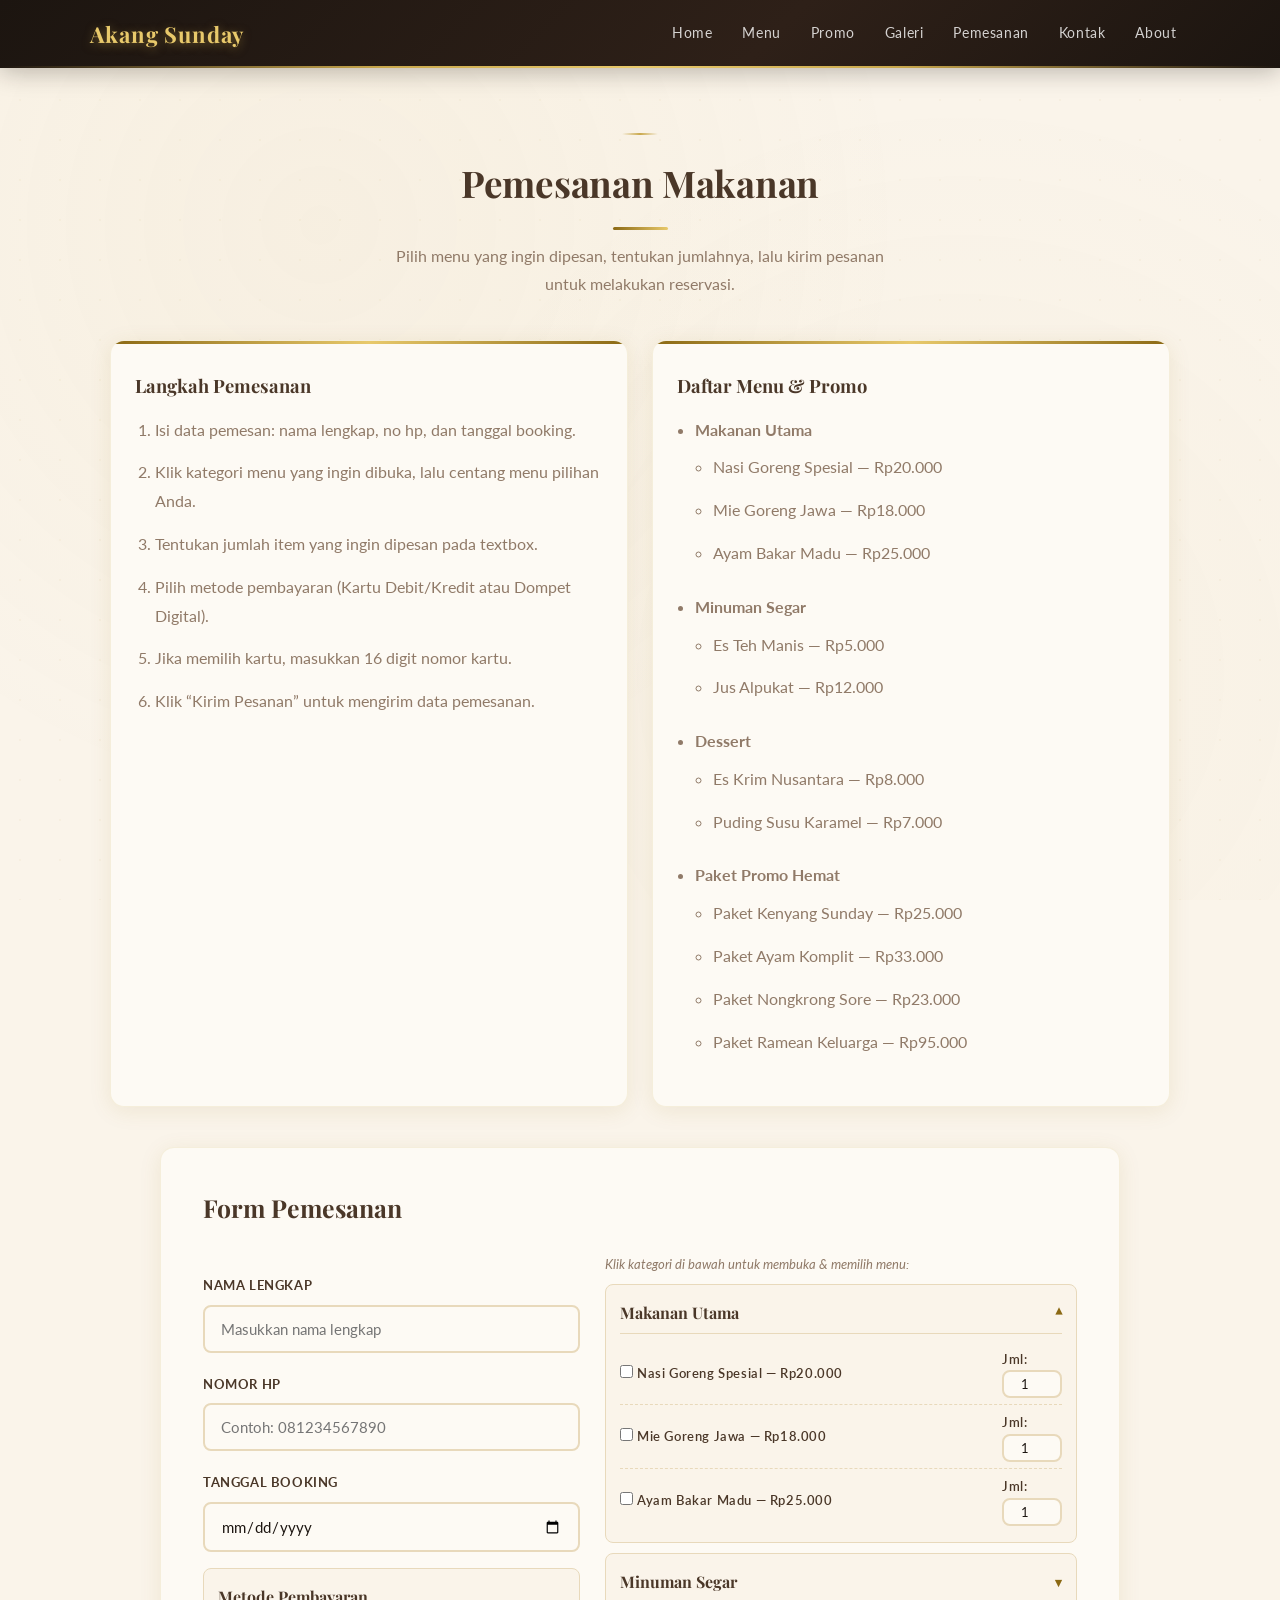
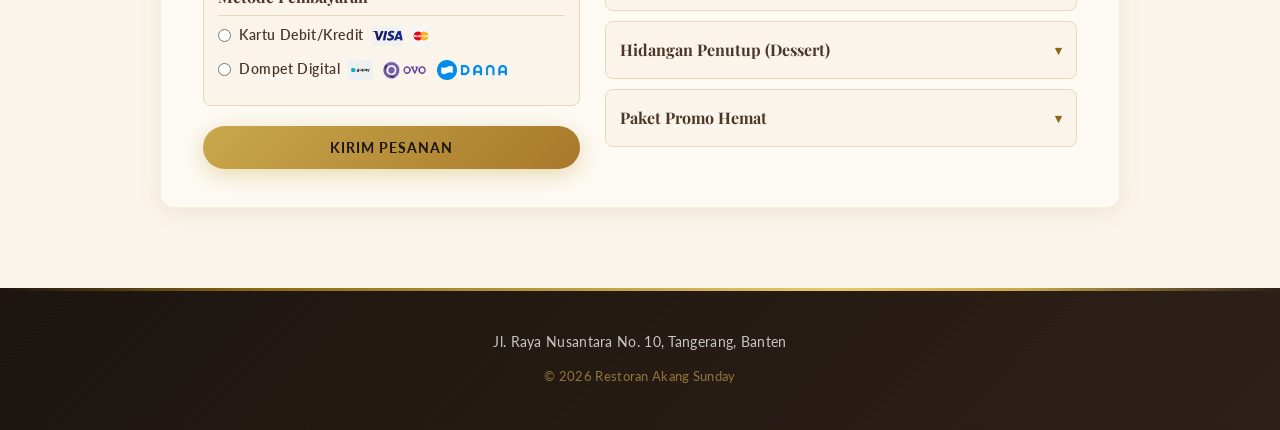
<file: pemesanan.html>
<!DOCTYPE html>
<html lang="id">

<head>
  <meta charset="UTF-8">
  <meta name="viewport" content="width=device-width, initial-scale=1.0">
  <title>Pemesanan - Restoran Akang Sunday</title>
  <link rel="stylesheet" href="style.css">
</head>

<body>

  <!-- NAVBAR -->
  <nav>
    <a href="index.html" class="logo">Akang Sunday</a>
    <div class="nav-menu">
      <a href="index.html">Home</a>
      <a href="menu.html">Menu</a>
      <a href="promo.html">Promo</a>
      <a href="gallery.html">Galeri</a>
      <a href="pemesanan.html">Pemesanan</a>
      <a href="kontak.html">Kontak</a>
      <a href="about.html">About</a>
    </div>
  </nav>

  <div class="container">
    <div class="title">
      <h2>Pemesanan Makanan</h2>
      <p>
        Pilih menu yang ingin dipesan, tentukan jumlahnya,
        lalu kirim pesanan untuk melakukan reservasi.
      </p>
    </div>

    <!-- INFORMASI PEMESANAN & DAFTAR MENU (TETAP ADA DI ATAS) -->
    <div class="order-info">
      <div class="info-box">
        <h3>Langkah Pemesanan</h3>
        <ol>
          <li>Isi data pemesan: nama lengkap, no hp, dan tanggal booking.</li>
          <li>Klik kategori menu yang ingin dibuka, lalu centang menu pilihan Anda.</li>
          <li>Tentukan jumlah item yang ingin dipesan pada textbox.</li>
          <li>Pilih metode pembayaran (Kartu Debit/Kredit atau Dompet Digital).</li>
          <li>Jika memilih kartu, masukkan 16 digit nomor kartu.</li>
          <li>Klik &ldquo;Kirim Pesanan&rdquo; untuk mengirim data pemesanan.</li>
        </ol>
      </div>

      <div class="info-box">
        <h3>Daftar Menu &amp; Promo</h3>
        <ul>
          <li>
            <b>Makanan Utama</b>
            <ul>
              <li>Nasi Goreng Spesial &mdash; Rp20.000</li>
              <li>Mie Goreng Jawa &mdash; Rp18.000</li>
              <li>Ayam Bakar Madu &mdash; Rp25.000</li>
            </ul>
          </li>
          <li>
            <b>Minuman Segar</b>
            <ul>
              <li>Es Teh Manis &mdash; Rp5.000</li>
              <li>Jus Alpukat &mdash; Rp12.000</li>
            </ul>
          </li>
          <li>
            <b>Dessert</b>
            <ul>
              <li>Es Krim Nusantara &mdash; Rp8.000</li>
              <li>Puding Susu Karamel &mdash; Rp7.000</li>
            </ul>
          </li>
          <li>
            <b>Paket Promo Hemat</b>
            <ul>
              <li>Paket Kenyang Sunday &mdash; Rp25.000</li>
              <li>Paket Ayam Komplit &mdash; Rp33.000</li>
              <li>Paket Nongkrong Sore &mdash; Rp23.000</li>
              <li>Paket Ramean Keluarga &mdash; Rp95.000</li>
            </ul>
          </li>
        </ul>
      </div>
    </div>

    <!-- FORM PEMESANAN (2 KOLOM: KIRI DATA & PEMBAYARAN, KANAN MENU AKORDEON) -->
    <div class="form-box form-box-order">
      <h2>Form Pemesanan</h2>

      <form id="formPemesanan" onsubmit="kirimPesanan(event)">
        <div class="order-grid">

          <!-- KOLOM KIRI: DATA PEMESAN & PEMBAYARAN -->
          <div>
            <label for="nama">Nama Lengkap</label>
            <input type="text" id="nama" placeholder="Masukkan nama lengkap" oninput="hapusError(this)">

            <label for="nohp">Nomor HP</label>
            <input type="text" id="nohp" placeholder="Contoh: 081234567890" oninput="hapusError(this)">

            <label for="tanggal">Tanggal Booking</label>
            <input type="date" id="tanggal" oninput="hapusError(this)">

            <!-- Pilihan Pembayaran (Radio Button) -->
            <div class="metode-box" id="box-metode">
              <h3>Metode Pembayaran</h3>

              <!-- Radio Kartu Debit/Kredit + Logo Visa & Mastercard -->
              <div class="radio-item">
                <input type="radio" id="bayar_kartu" name="metode_pembayaran" value="Kartu Debit/Kredit" onchange="pilihMetode()">
                <label for="bayar_kartu">
                  <span>Kartu Debit/Kredit</span>
                  <img src="images/visa.png" alt="Visa" class="payment-logo">
                  <img src="images/mastercard.png" alt="Mastercard" class="payment-logo">
                </label>
              </div>

              <!-- Textbox Nomor Kartu (Muncul jika kartu dipilih) -->
              <div id="box-nomor-kartu" style="display: none;">
                <label for="nomor_kartu" style="font-size: 12px;">Nomor Kartu (16 digit):</label>
                <input type="text" id="nomor_kartu" placeholder="1234 5678 9012 3456" maxlength="19" oninput="hapusError(this)">
              </div>

              <!-- Radio Dompet Digital + Logo E-Wallet -->
              <div class="radio-item">
                <input type="radio" id="bayar_ewallet" name="metode_pembayaran" value="Dompet Digital" onchange="pilihMetode()">
                <label for="bayar_ewallet">
                  <span>Dompet Digital</span>
                  <img src="images/gopay.png" alt="GoPay" class="payment-logo">
                  <img src="images/ovo.png" alt="OVO" class="payment-logo">
                  <img src="images/dana.png" alt="DANA" class="payment-logo">
                </label>
              </div>
            </div>

            <!-- Tombol Submit -->
            <button type="submit" class="button" style="margin-top: 20px; width: 100%;">
              Kirim Pesanan
            </button>
          </div>

          <!-- KOLOM KANAN: PILIHAN MENU (BISA DIBUKA / DITUTUP) -->
          <div id="box-pilihan-menu">
            <p style="font-size: 12.5px; color: var(--teks-ringan); margin-bottom: 8px;">
              <i>Klik kategori di bawah untuk membuka &amp; memilih menu:</i>
            </p>

            <!-- 1. Makanan Utama (Terbuka secara default) -->
            <details class="kategori-box" open>
              <summary>Makanan Utama</summary>

              <div class="menu-row">
                <label>
                  <input type="checkbox" name="paket[]" value="Nasi Goreng Spesial (Rp20.000)" onchange="toggleJumlah(this, 'qty_nasgor')">
                  Nasi Goreng Spesial &mdash; Rp20.000
                </label>
                <div>
                  <label for="qty_nasgor">Jml: </label>
                  <input type="number" id="qty_nasgor" value="1" min="1" disabled oninput="hapusError(this)">
                </div>
              </div>

              <div class="menu-row">
                <label>
                  <input type="checkbox" name="paket[]" value="Mie Goreng Jawa (Rp18.000)" onchange="toggleJumlah(this, 'qty_miegor')">
                  Mie Goreng Jawa &mdash; Rp18.000
                </label>
                <div>
                  <label for="qty_miegor">Jml: </label>
                  <input type="number" id="qty_miegor" value="1" min="1" disabled oninput="hapusError(this)">
                </div>
              </div>

              <div class="menu-row">
                <label>
                  <input type="checkbox" name="paket[]" value="Ayam Bakar Madu (Rp25.000)" onchange="toggleJumlah(this, 'qty_ayam')">
                  Ayam Bakar Madu &mdash; Rp25.000
                </label>
                <div>
                  <label for="qty_ayam">Jml: </label>
                  <input type="number" id="qty_ayam" value="1" min="1" disabled oninput="hapusError(this)">
                </div>
              </div>
            </details>

            <!-- 2. Minuman Segar (Tertutup secara default) -->
            <details class="kategori-box">
              <summary>Minuman Segar</summary>

              <div class="menu-row">
                <label>
                  <input type="checkbox" name="paket[]" value="Es Teh Manis (Rp5.000)" onchange="toggleJumlah(this, 'qty_esteh')">
                  Es Teh Manis &mdash; Rp5.000
                </label>
                <div>
                  <label for="qty_esteh">Jml: </label>
                  <input type="number" id="qty_esteh" value="1" min="1" disabled oninput="hapusError(this)">
                </div>
              </div>

              <div class="menu-row">
                <label>
                  <input type="checkbox" name="paket[]" value="Jus Alpukat (Rp12.000)" onchange="toggleJumlah(this, 'qty_jusalpukat')">
                  Jus Alpukat &mdash; Rp12.000
                </label>
                <div>
                  <label for="qty_jusalpukat">Jml: </label>
                  <input type="number" id="qty_jusalpukat" value="1" min="1" disabled oninput="hapusError(this)">
                </div>
              </div>
            </details>

            <!-- 3. Dessert (Tertutup secara default) -->
            <details class="kategori-box">
              <summary>Hidangan Penutup (Dessert)</summary>

              <div class="menu-row">
                <label>
                  <input type="checkbox" name="paket[]" value="Es Krim Nusantara (Rp8.000)" onchange="toggleJumlah(this, 'qty_eskrim')">
                  Es Krim Nusantara &mdash; Rp8.000
                </label>
                <div>
                  <label for="qty_eskrim">Jml: </label>
                  <input type="number" id="qty_eskrim" value="1" min="1" disabled oninput="hapusError(this)">
                </div>
              </div>

              <div class="menu-row">
                <label>
                  <input type="checkbox" name="paket[]" value="Puding Susu Karamel (Rp7.000)" onchange="toggleJumlah(this, 'qty_puding')">
                  Puding Susu Karamel &mdash; Rp7.000
                </label>
                <div>
                  <label for="qty_puding">Jml: </label>
                  <input type="number" id="qty_puding" value="1" min="1" disabled oninput="hapusError(this)">
                </div>
              </div>
            </details>

            <!-- 4. Paket Promo & Bundling Hemat (Tertutup secara default) -->
            <details class="kategori-box">
              <summary>Paket Promo Hemat</summary>

              <div class="menu-row">
                <label>
                  <input type="checkbox" name="paket[]" value="Paket Kenyang Sunday (Rp25.000)" onchange="toggleJumlah(this, 'qty_kenyang')">
                  Paket Kenyang Sunday &mdash; Rp25.000
                </label>
                <div>
                  <label for="qty_kenyang">Jml: </label>
                  <input type="number" id="qty_kenyang" value="1" min="1" disabled oninput="hapusError(this)">
                </div>
              </div>

              <div class="menu-row">
                <label>
                  <input type="checkbox" name="paket[]" value="Paket Ayam Komplit (Rp33.000)" onchange="toggleJumlah(this, 'qty_ayamkomplit')">
                  Paket Ayam Komplit &mdash; Rp33.000
                </label>
                <div>
                  <label for="qty_ayamkomplit">Jml: </label>
                  <input type="number" id="qty_ayamkomplit" value="1" min="1" disabled oninput="hapusError(this)">
                </div>
              </div>

              <div class="menu-row">
                <label>
                  <input type="checkbox" name="paket[]" value="Paket Nongkrong Sore (Rp23.000)" onchange="toggleJumlah(this, 'qty_nongkrong')">
                  Paket Nongkrong Sore &mdash; Rp23.000
                </label>
                <div>
                  <label for="qty_nongkrong">Jml: </label>
                  <input type="number" id="qty_nongkrong" value="1" min="1" disabled oninput="hapusError(this)">
                </div>
              </div>

              <div class="menu-row">
                <label>
                  <input type="checkbox" name="paket[]" value="Paket Ramean Keluarga (Rp95.000)" onchange="toggleJumlah(this, 'qty_ramean')">
                  Paket Ramean Keluarga &mdash; Rp95.000
                </label>
                <div>
                  <label for="qty_ramean">Jml: </label>
                  <input type="number" id="qty_ramean" value="1" min="1" disabled oninput="hapusError(this)">
                </div>
              </div>
            </details>

          </div>

        </div>
      </form>
    </div>
  </div>

  <footer>
    <p>Jl. Raya Nusantara No. 10, Tangerang, Banten</p>
    <p>&copy; 2026 Restoran Akang Sunday</p>
  </footer>

  <!-- JAVASCRIPT VALIDASI & INTERAKSI -->
  <script>
    // Aktifkan / nonaktifkan textbox jumlah
    function toggleJumlah(cb, id) {
      let input = document.getElementById(id);
      input.disabled = !cb.checked;
      if (cb.checked) {
        if (input.value < 1) input.value = 1;
        input.focus();
      } else {
        input.value = 1;
        input.classList.remove("input-error");
      }
    }

    // Tampilkan textbox nomor kartu jika radio Kartu dipilih
    function pilihMetode() {
      let isKartu = document.getElementById("bayar_kartu").checked;
      let boxKartu = document.getElementById("box-nomor-kartu");
      let noKartu = document.getElementById("nomor_kartu");

      boxKartu.style.display = isKartu ? "block" : "none";
      if (isKartu) {
        noKartu.focus();
      } else {
        noKartu.value = "";
        noKartu.classList.remove("input-error");
      }
      document.getElementById("box-metode").classList.remove("input-error");
    }

    // Hapus tanda merah ketika user mulai mengisi
    function hapusError(el) {
      if (el) el.classList.remove("input-error");
    }

    // Tampilkan larangan dan beri tanda merah
    function larangan(pesan, el) {
      if (el) {
        // Jika elemen berada dalam tag details yang tertutup, buka details-nya
        let parentDetails = el.closest("details");
        if (parentDetails) {
          parentDetails.open = true;
        }
        el.classList.add("input-error");
        el.scrollIntoView({ behavior: "smooth", block: "center" });
        if (el.focus) el.focus();
      }
      alert("PERINGATAN!\n\n" + pesan);
    }

    // Validasi dan kirim data
    function kirimPesanan(e) {
      e.preventDefault();

      let nama = document.getElementById("nama");
      let nohp = document.getElementById("nohp");
      let tgl = document.getElementById("tanggal");

      if (!nama.value.trim()) {
        return larangan("Nama lengkap belum diisi! Silakan isi nama terlebih dahulu.", nama);
      }

      if (!nohp.value.trim() || !/^[0-9+\-\s]{10,15}$/.test(nohp.value.trim())) {
        return larangan("Nomor HP belum diisi atau tidak valid (minimal 10 digit)!", nohp);
      }

      if (!tgl.value) {
        return larangan("Tanggal booking belum dipilih!", tgl);
      }

      let checked = document.querySelectorAll('input[name="paket[]"]:checked');
      if (checked.length === 0) {
        return larangan("Silakan pilih minimal satu menu atau paket promo!", document.getElementById("box-pilihan-menu"));
      }

      let daftarMenu = [];
      for (let cb of checked) {
        let qty = cb.closest(".menu-row").querySelector('input[type="number"]');
        if (parseInt(qty.value) < 1 || isNaN(parseInt(qty.value))) {
          return larangan("Jumlah pesanan untuk " + cb.value + " tidak boleh kosong / minimal 1!", qty);
        }
        daftarMenu.push("- " + cb.value + " (Jumlah: " + qty.value + ")");
      }

      let metode = document.querySelector('input[name="metode_pembayaran"]:checked');
      if (!metode) {
        return larangan("Pilih metode pembayaran (Kartu Debit/Kredit atau Dompet Digital)!", document.getElementById("box-metode"));
      }

      let infoBayar = "Metode: " + metode.value;
      if (metode.value === "Kartu Debit/Kredit") {
        let kartu = document.getElementById("nomor_kartu");
        let noBersih = kartu.value.replace(/\s/g, "");
        if (noBersih.length < 16) {
          return larangan("Nomor kartu wajib diisi lengkap 16 digit angka!", kartu);
        }
        infoBayar += "\nNomor Kartu: " + kartu.value;
      }

      alert(
        "Pesanan Berhasil Dikirim!\n\n" +
        "Nama: " + nama.value.trim() + "\n" +
        "No HP: " + nohp.value.trim() + "\n" +
        "Tanggal: " + tgl.value + "\n\n" +
        "Menu Dipilih:\n" + daftarMenu.join("\n") + "\n\n" +
        infoBayar
      );

      // Reset form
      document.getElementById("formPemesanan").reset();
      document.querySelectorAll('.menu-row input[type="number"]').forEach(q => { q.disabled = true; q.value = 1; });
      document.getElementById("box-nomor-kartu").style.display = "none";
    }
  </script>

</body>

</html>
</file>
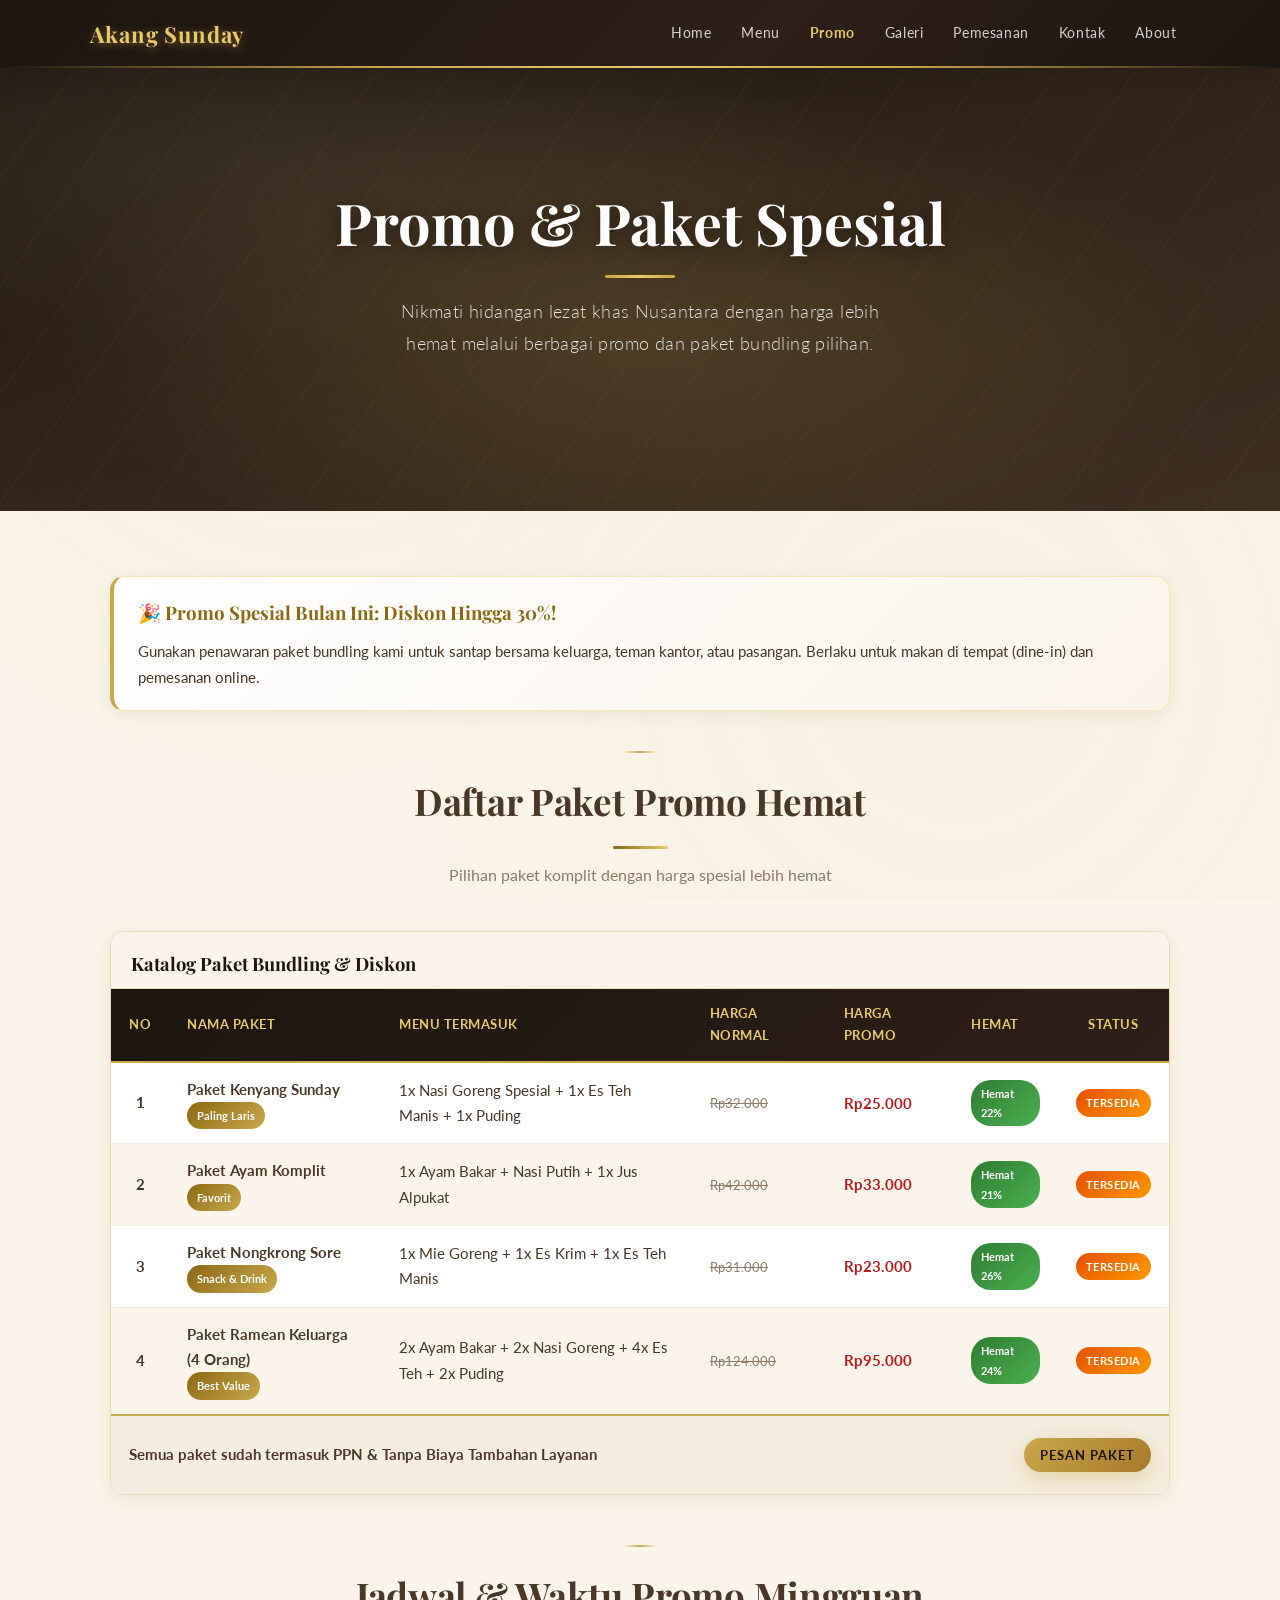
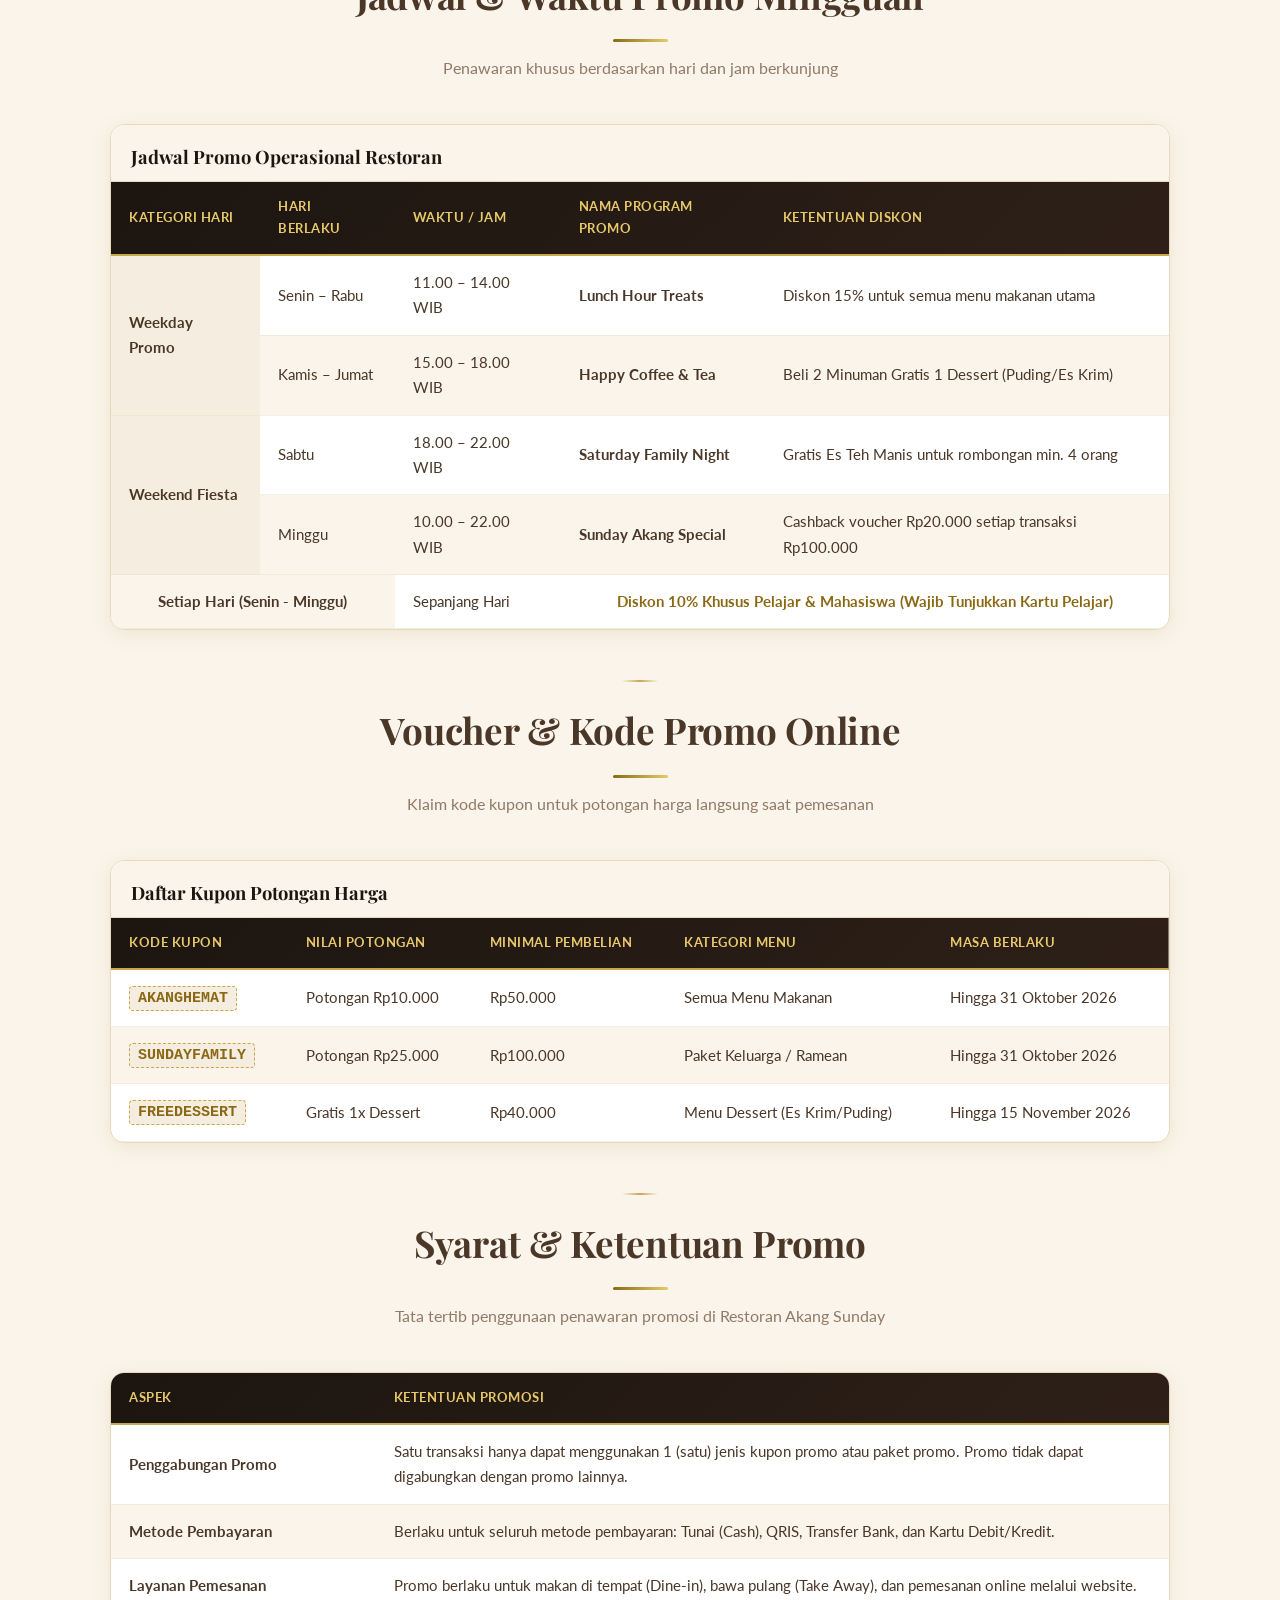
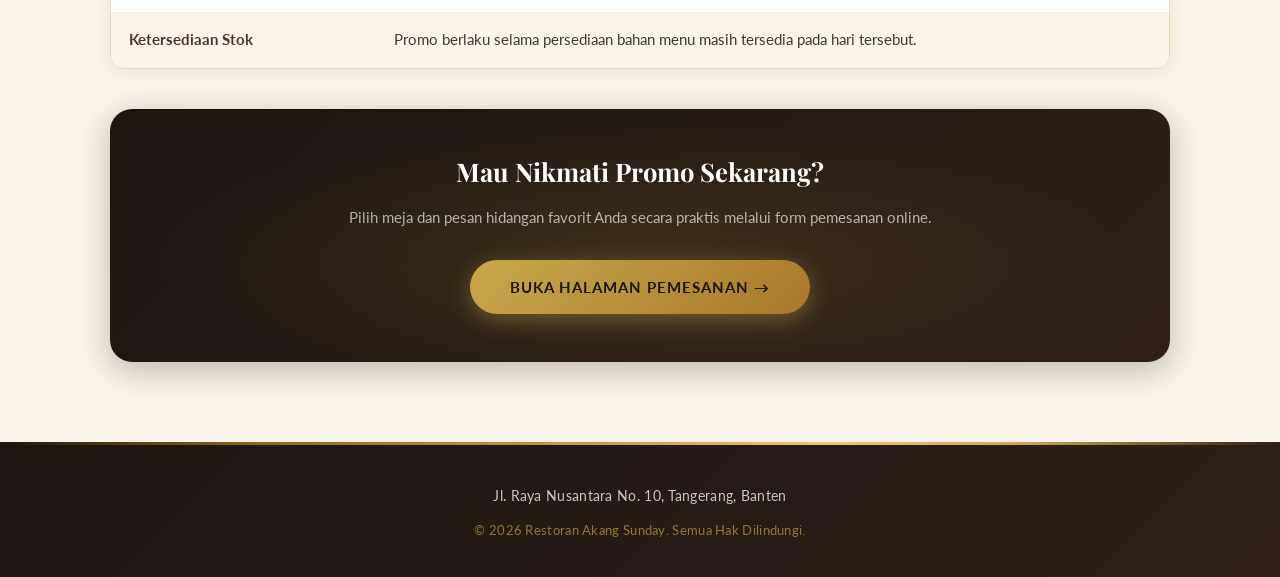
<file: promo.html>
<!DOCTYPE html>
<html lang="id">

<head>
  <meta charset="UTF-8">
  <meta name="viewport" content="width=device-width, initial-scale=1.0">
  <title>Promo Spesial - Restoran Akang Sunday</title>
  <meta name="description" content="Dapatkan penawaran promo makanan, diskon paket hemat, dan voucher spesial di Restoran Akang Sunday.">
  <link rel="stylesheet" href="style.css">
</head>

<body>

  <!-- NAVBAR -->
  <nav>
    <a href="index.html" class="logo">Akang Sunday</a>
    <div class="nav-menu">
      <a href="index.html">Home</a>
      <a href="menu.html">Menu</a>
      <a href="promo.html" style="color: var(--emas-muda); font-weight: 700;">Promo</a>
      <a href="gallery.html">Galeri</a>
      <a href="pemesanan.html">Pemesanan</a>
      <a href="kontak.html">Kontak</a>
      <a href="about.html">About</a>
    </div>
  </nav>

  <!-- HERO SECTION -->
  <section class="hero" style="min-height: 280px; padding: 50px 20px;">
    <div class="hero-content">
      <h1>Promo &amp; Paket Spesial</h1>
      <p>
        Nikmati hidangan lezat khas Nusantara dengan harga lebih hemat melalui berbagai promo dan paket bundling pilihan.
      </p>
    </div>
  </section>

  <!-- CONTENT CONTAINER -->
  <div class="container">

    <!-- BANNER PROMO CARD -->
    <div class="promo-highlight-card">
      <h3 style="font-family: 'Playfair Display', serif; color: var(--emas-gelap); margin-bottom: 8px;">
        🎉 Promo Spesial Bulan Ini: Diskon Hingga 30%!
      </h3>
      <p style="color: var(--teks-sedang); font-size: 15px; margin-bottom: 0;">
        Gunakan penawaran paket bundling kami untuk santap bersama keluarga, teman kantor, atau pasangan. Berlaku untuk makan di tempat (dine-in) dan pemesanan online.
      </p>
    </div>

    <!-- 1. TABEL PAKET BUNDLING & HEMAT -->
    <div class="title" style="margin-top: 40px;">
      <h2>Daftar Paket Promo Hemat</h2>
      <p>Pilihan paket komplit dengan harga spesial lebih hemat</p>
    </div>

    <div class="table-wrapper">
      <table class="custom-table">
        <caption>Katalog Paket Bundling &amp; Diskon</caption>
        <thead>
          <tr>
            <th style="width: 50px; text-align: center;">No</th>
            <th>Nama Paket</th>
            <th>Menu Termasuk</th>
            <th>Harga Normal</th>
            <th>Harga Promo</th>
            <th>Hemat</th>
            <th style="text-align: center;">Status</th>
          </tr>
        </thead>
        <tbody>
          <tr>
            <td style="text-align: center; font-weight: bold;">1</td>
            <td>
              <strong>Paket Kenyang Sunday</strong><br>
              <span class="badge-gold">Paling Laris</span>
            </td>
            <td>1x Nasi Goreng Spesial + 1x Es Teh Manis + 1x Puding</td>
            <td><span class="price-old">Rp32.000</span></td>
            <td><span class="price-new">Rp25.000</span></td>
            <td><span class="badge-discount">Hemat 22%</span></td>
            <td style="text-align: center;"><span class="badge-promo">Tersedia</span></td>
          </tr>
          <tr>
            <td style="text-align: center; font-weight: bold;">2</td>
            <td>
              <strong>Paket Ayam Komplit</strong><br>
              <span class="badge-gold">Favorit</span>
            </td>
            <td>1x Ayam Bakar + Nasi Putih + 1x Jus Alpukat</td>
            <td><span class="price-old">Rp42.000</span></td>
            <td><span class="price-new">Rp33.000</span></td>
            <td><span class="badge-discount">Hemat 21%</span></td>
            <td style="text-align: center;"><span class="badge-promo">Tersedia</span></td>
          </tr>
          <tr>
            <td style="text-align: center; font-weight: bold;">3</td>
            <td>
              <strong>Paket Nongkrong Sore</strong><br>
              <span class="badge-gold">Snack &amp; Drink</span>
            </td>
            <td>1x Mie Goreng + 1x Es Krim + 1x Es Teh Manis</td>
            <td><span class="price-old">Rp31.000</span></td>
            <td><span class="price-new">Rp23.000</span></td>
            <td><span class="badge-discount">Hemat 26%</span></td>
            <td style="text-align: center;"><span class="badge-promo">Tersedia</span></td>
          </tr>
          <tr>
            <td style="text-align: center; font-weight: bold;">4</td>
            <td>
              <strong>Paket Ramean Keluarga (4 Orang)</strong><br>
              <span class="badge-gold">Best Value</span>
            </td>
            <td>2x Ayam Bakar + 2x Nasi Goreng + 4x Es Teh + 2x Puding</td>
            <td><span class="price-old">Rp124.000</span></td>
            <td><span class="price-new">Rp95.000</span></td>
            <td><span class="badge-discount">Hemat 24%</span></td>
            <td style="text-align: center;"><span class="badge-promo">Tersedia</span></td>
          </tr>
        </tbody>
        <tfoot>
          <tr>
            <td colspan="4">Semua paket sudah termasuk PPN &amp; Tanpa Biaya Tambahan Layanan</td>
            <td colspan="3" style="text-align: right;">
              <a href="pemesanan.html" class="button" style="padding: 6px 16px; font-size: 13px;">Pesan Paket</a>
            </td>
          </tr>
        </tfoot>
      </table>
    </div>

    <!-- 2. TABEL JADWAL PROMO MINGGUAN (MENGGUNAKAN ROWSPAN & COLSPAN) -->
    <div class="title" style="margin-top: 50px;">
      <h2>Jadwal &amp; Waktu Promo Mingguan</h2>
      <p>Penawaran khusus berdasarkan hari dan jam berkunjung</p>
    </div>

    <div class="table-wrapper">
      <table class="custom-table">
        <caption>Jadwal Promo Operasional Restoran</caption>
        <thead>
          <tr>
            <th>Kategori Hari</th>
            <th>Hari Berlaku</th>
            <th>Waktu / Jam</th>
            <th>Nama Program Promo</th>
            <th>Ketentuan Diskon</th>
          </tr>
        </thead>
        <tbody>
          <tr>
            <td rowspan="2" style="font-weight: bold; background-color: var(--krem);">Weekday Promo</td>
            <td>Senin &ndash; Rabu</td>
            <td>11.00 &ndash; 14.00 WIB</td>
            <td><strong>Lunch Hour Treats</strong></td>
            <td>Diskon 15% untuk semua menu makanan utama</td>
          </tr>
          <tr>
            <td>Kamis &ndash; Jumat</td>
            <td>15.00 &ndash; 18.00 WIB</td>
            <td><strong>Happy Coffee &amp; Tea</strong></td>
            <td>Beli 2 Minuman Gratis 1 Dessert (Puding/Es Krim)</td>
          </tr>
          <tr>
            <td rowspan="2" style="font-weight: bold; background-color: var(--krem);">Weekend Fiesta</td>
            <td>Sabtu</td>
            <td>18.00 &ndash; 22.00 WIB</td>
            <td><strong>Saturday Family Night</strong></td>
            <td>Gratis Es Teh Manis untuk rombongan min. 4 orang</td>
          </tr>
          <tr>
            <td>Minggu</td>
            <td>10.00 &ndash; 22.00 WIB</td>
            <td><strong>Sunday Akang Special</strong></td>
            <td>Cashback voucher Rp20.000 setiap transaksi Rp100.000</td>
          </tr>
          <tr>
            <td colspan="2" style="font-weight: bold; text-align: center; background-color: var(--krem-muda);">Setiap Hari (Senin - Minggu)</td>
            <td>Sepanjang Hari</td>
            <td colspan="2" style="text-align: center; font-weight: bold; color: var(--emas-gelap);">
              Diskon 10% Khusus Pelajar &amp; Mahasiswa (Wajib Tunjukkan Kartu Pelajar)
            </td>
          </tr>
        </tbody>
      </table>
    </div>

    <!-- 3. TABEL VOUCHER & KODE KUPON PROMO -->
    <div class="title" style="margin-top: 50px;">
      <h2>Voucher &amp; Kode Promo Online</h2>
      <p>Klaim kode kupon untuk potongan harga langsung saat pemesanan</p>
    </div>

    <div class="table-wrapper">
      <table class="custom-table">
        <caption>Daftar Kupon Potongan Harga</caption>
        <thead>
          <tr>
            <th>Kode Kupon</th>
            <th>Nilai Potongan</th>
            <th>Minimal Pembelian</th>
            <th>Kategori Menu</th>
            <th>Masa Berlaku</th>
          </tr>
        </thead>
        <tbody>
          <tr>
            <td><strong style="font-family: monospace; font-size: 15px; color: var(--emas-gelap); background: var(--krem); padding: 3px 8px; border-radius: 4px; border: 1px dashed var(--emas);">AKANGHEMAT</strong></td>
            <td>Potongan Rp10.000</td>
            <td>Rp50.000</td>
            <td>Semua Menu Makanan</td>
            <td>Hingga 31 Oktober 2026</td>
          </tr>
          <tr>
            <td><strong style="font-family: monospace; font-size: 15px; color: var(--emas-gelap); background: var(--krem); padding: 3px 8px; border-radius: 4px; border: 1px dashed var(--emas);">SUNDAYFAMILY</strong></td>
            <td>Potongan Rp25.000</td>
            <td>Rp100.000</td>
            <td>Paket Keluarga / Ramean</td>
            <td>Hingga 31 Oktober 2026</td>
          </tr>
          <tr>
            <td><strong style="font-family: monospace; font-size: 15px; color: var(--emas-gelap); background: var(--krem); padding: 3px 8px; border-radius: 4px; border: 1px dashed var(--emas);">FREEDESSERT</strong></td>
            <td>Gratis 1x Dessert</td>
            <td>Rp40.000</td>
            <td>Menu Dessert (Es Krim/Puding)</td>
            <td>Hingga 15 November 2026</td>
          </tr>
        </tbody>
      </table>
    </div>

    <!-- 4. TABEL KETENTUAN LAYOUT (SYARAT & KETENTUAN) -->
    <div class="title" style="margin-top: 50px;">
      <h2>Syarat &amp; Ketentuan Promo</h2>
      <p>Tata tertib penggunaan penawaran promosi di Restoran Akang Sunday</p>
    </div>

    <div class="table-wrapper">
      <table class="custom-table">
        <thead>
          <tr>
            <th style="width: 25%;">Aspek</th>
            <th>Ketentuan Promosi</th>
          </tr>
        </thead>
        <tbody>
          <tr>
            <td><strong>Penggabungan Promo</strong></td>
            <td>Satu transaksi hanya dapat menggunakan 1 (satu) jenis kupon promo atau paket promo. Promo tidak dapat digabungkan dengan promo lainnya.</td>
          </tr>
          <tr>
            <td><strong>Metode Pembayaran</strong></td>
            <td>Berlaku untuk seluruh metode pembayaran: Tunai (Cash), QRIS, Transfer Bank, dan Kartu Debit/Kredit.</td>
          </tr>
          <tr>
            <td><strong>Layanan Pemesanan</strong></td>
            <td>Promo berlaku untuk makan di tempat (Dine-in), bawa pulang (Take Away), dan pemesanan online melalui website.</td>
          </tr>
          <tr>
            <td><strong>Ketersediaan Stok</strong></td>
            <td>Promo berlaku selama persediaan bahan menu masih tersedia pada hari tersebut.</td>
          </tr>
        </tbody>
      </table>
    </div>

    <!-- CTA SECTION -->
    <div class="menu-cta" style="margin-top: 40px;">
      <h3>Mau Nikmati Promo Sekarang?</h3>
      <p>Pilih meja dan pesan hidangan favorit Anda secara praktis melalui form pemesanan online.</p>
      <a href="pemesanan.html" class="button">Buka Halaman Pemesanan &rarr;</a>
    </div>

  </div>

  <!-- FOOTER -->
  <footer>
    <p>Jl. Raya Nusantara No. 10, Tangerang, Banten</p>
    <p>&copy; 2026 Restoran Akang Sunday. Semua Hak Dilindungi.</p>
  </footer>

</body>

</html>
</file>
<file: style.css>
@import url('https://fonts.googleapis.com/css2?family=Playfair+Display:ital,wght@0,400;0,600;0,700;1,400&family=Lato:wght@300;400;700&display=swap');

/* === CSS CUSTOM PROPERTIES === */
:root {
    /* Gold Palette */
    --emas-gelap: #8b6914;
    --emas: #c9a84c;
    --emas-muda: #e8c96b;
    --emas-pucat: #f5e6b8;

    /* Cream Palette */
    --krem-gelap: #e8d9bb;
    --krem: #f5ede0;
    --krem-muda: #faf4ea;
    --putih-hangat: #fdfaf4;

    /* Charcoal / Text */
    --teks-gelap: #1c1510;
    --teks-sedang: #4a3728;
    --teks-ringan: #907a68;

    /* Functional */
    --shadow-lembut: rgba(140, 105, 20, 0.10);
    --shadow-medium: rgba(140, 105, 20, 0.22);
    --shadow-kuat: rgba(28, 21, 16, 0.28);

    --radius-sm: 8px;
    --radius-md: 14px;
    --radius-lg: 22px;
    --transition: 0.3s ease;
}

/* === RESET & BASE === */
*,
*::before,
*::after {
    box-sizing: border-box;
    margin: 0;
    padding: 0;
}

html {
    scroll-behavior: smooth;
}

body {
    font-family: 'Lato', Arial, sans-serif;
    background-color: var(--krem-muda);
    color: var(--teks-gelap);
    line-height: 1.75;
}

/* Subtle diamond pattern background */
body::before {
    content: '';
    position: fixed;
    inset: 0;
    background-image:
        radial-gradient(circle at 25% 25%, rgba(201, 168, 76, 0.06) 0%, transparent 50%),
        radial-gradient(circle at 75% 75%, rgba(201, 168, 76, 0.04) 0%, transparent 50%),
        url("data:image/svg+xml,%3Csvg width='40' height='40' viewBox='0 0 40 40' xmlns='http://www.w3.org/2000/svg'%3E%3Ccircle cx='20' cy='20' r='1' fill='%23c9a84c' opacity='0.08'/%3E%3C/svg%3E");
    pointer-events: none;
    z-index: 0;
}

/* === NAVBAR === */
nav {
    background: linear-gradient(135deg, #1c1510 0%, #2e2018 60%, #1c1510 100%);
    padding: 0 7%;
    display: flex;
    justify-content: space-between;
    align-items: center;
    height: 68px;
    position: sticky;
    top: 0;
    z-index: 999;
    box-shadow: 0 4px 24px var(--shadow-kuat);
}

nav::after {
    content: '';
    position: absolute;
    bottom: 0;
    left: 0;
    right: 0;
    height: 2px;
    background: linear-gradient(90deg, transparent 0%, var(--emas) 30%, var(--emas-muda) 50%, var(--emas) 70%, transparent 100%);
}

.logo {
    color: var(--emas-muda);
    font-family: 'Playfair Display', serif;
    font-size: 22px;
    font-weight: 700;
    letter-spacing: 0.8px;
    text-shadow: 0 2px 10px rgba(201, 168, 76, 0.5);
    transition: var(--transition);
    text-decoration: none;
}

.logo:hover {
    color: #fff;
    text-shadow: 0 0 18px var(--emas);
}

.nav-menu {
    display: flex;
    gap: 2px;
    align-items: center;
}

.nav-menu a {
    color: rgba(255, 255, 255, 0.80);
    text-decoration: none;
    font-size: 13.5px;
    font-weight: 400;
    letter-spacing: 0.6px;
    padding: 8px 14px;
    border-radius: var(--radius-sm);
    transition: var(--transition);
    position: relative;
}

.nav-menu a::after {
    content: '';
    position: absolute;
    bottom: 4px;
    left: 50%;
    transform: translateX(-50%) scaleX(0);
    width: 55%;
    height: 2px;
    background: var(--emas-muda);
    border-radius: 2px;
    transition: transform 0.3s ease;
}

.nav-menu a:hover {
    color: var(--emas-muda);
    background: rgba(201, 168, 76, 0.08);
}

.nav-menu a:hover::after {
    transform: translateX(-50%) scaleX(1);
}

/* === HERO SECTION === */
.hero {
    background:
        linear-gradient(160deg, rgba(28, 21, 16, 0.82) 0%, rgba(74, 55, 40, 0.65) 100%),
        linear-gradient(135deg, #3d2b1a 0%, #2a1e10 100%);
    min-height: 520px;
    display: flex;
    align-items: center;
    justify-content: center;
    text-align: center;
    position: relative;
    overflow: hidden;
    z-index: 1;
}

.hero::before {
    content: '';
    position: absolute;
    inset: 0;
    background:
        radial-gradient(ellipse at 50% 60%, rgba(201, 168, 76, 0.18) 0%, transparent 65%),
        radial-gradient(ellipse at 20% 20%, rgba(245, 230, 184, 0.08) 0%, transparent 40%);
}

/* Gold diagonal shimmer */
.hero::after {
    content: '';
    position: absolute;
    inset: 0;
    background: repeating-linear-gradient(-55deg,
            transparent,
            transparent 60px,
            rgba(201, 168, 76, 0.03) 60px,
            rgba(201, 168, 76, 0.03) 62px);
}

.hero-content {
    position: relative;
    z-index: 2;
    padding: 70px 20px;
    max-width: 720px;
    animation: fadeInUp 0.9s ease both;
}

.hero-content h1 {
    font-family: 'Playfair Display', serif;
    font-size: clamp(2rem, 5vw, 3.6rem);
    font-weight: 700;
    color: #fff;
    text-shadow: 0 3px 20px rgba(0, 0, 0, 0.45);
    margin-bottom: 18px;
    line-height: 1.2;
}

.hero-content h1::after {
    content: '';
    display: block;
    width: 70px;
    height: 3px;
    background: linear-gradient(90deg, var(--emas), var(--emas-muda), var(--emas));
    margin: 18px auto 0;
    border-radius: 2px;
}

.hero-content p {
    font-size: 18px;
    color: rgba(255, 255, 255, 0.85);
    margin-bottom: 32px;
    font-weight: 300;
    letter-spacing: 0.4px;
    max-width: 500px;
    margin-left: auto;
    margin-right: auto;
}

/* === BUTTON === */
.button {
    display: inline-block;
    padding: 13px 34px;
    margin-top: 8px;
    background: linear-gradient(135deg, var(--emas) 0%, #a8782a 100%);
    color: #1c1510;
    border: none;
    border-radius: 50px;
    cursor: pointer;
    font-family: 'Lato', sans-serif;
    font-size: 14px;
    font-weight: 700;
    letter-spacing: 1px;
    text-decoration: none;
    text-transform: uppercase;
    box-shadow: 0 6px 22px rgba(201, 168, 76, 0.4);
    transition: all 0.3s ease;
    position: relative;
    overflow: hidden;
}

.button::before {
    content: '';
    position: absolute;
    top: 0;
    left: -100%;
    width: 100%;
    height: 100%;
    background: linear-gradient(90deg, transparent, rgba(255, 255, 255, 0.25), transparent);
    transition: left 0.5s ease;
}

.button:hover {
    transform: translateY(-3px);
    box-shadow: 0 12px 30px rgba(201, 168, 76, 0.5);
    background: linear-gradient(135deg, var(--emas-muda) 0%, var(--emas) 100%);
    color: #1c1510;
}

.button:hover::before {
    left: 100%;
}

.button:active {
    transform: translateY(-1px);
}

/* === CONTAINER & LAYOUT === */
.container {
    width: 90%;
    max-width: 1060px;
    margin: 65px auto;
    position: relative;
    z-index: 1;
}

/* === TITLE SECTION === */
.title {
    text-align: center;
    margin-bottom: 42px;
    position: relative;
}

.title::before {
    content: '';
    display: block;
    width: 36px;
    height: 2px;
    background: linear-gradient(90deg, transparent, var(--emas), transparent);
    margin: 0 auto 16px;
    border-radius: 2px;
}

.title h2 {
    font-family: 'Playfair Display', serif;
    font-size: clamp(1.6rem, 3vw, 2.3rem);
    font-weight: 700;
    color: var(--teks-sedang);
    margin-bottom: 12px;
    letter-spacing: -0.3px;
}

.title h2::after {
    content: '';
    display: block;
    width: 55px;
    height: 3px;
    background: linear-gradient(90deg, var(--emas-gelap), var(--emas-muda));
    margin: 12px auto 0;
    border-radius: 2px;
}

.title p {
    color: var(--teks-ringan);
    font-size: 16px;
    max-width: 520px;
    margin: 0 auto;
}

/* === CARDS (Feature Cards) === */
.card,
.menu {
    display: grid;
    grid-template-columns: repeat(3, 1fr);
    gap: 24px;
}

.item,
.menu-item,
.info-box,
.form-box {
    background: var(--putih-hangat);
    border-radius: var(--radius-md);
    padding: 28px 24px;
    box-shadow: 0 4px 22px var(--shadow-lembut);
    border: 1px solid rgba(201, 168, 76, 0.15);
    transition: transform 0.3s ease, box-shadow 0.3s ease;
    position: relative;
    overflow: hidden;
}

.item::before,
.info-box::before {
    content: '';
    position: absolute;
    top: 0;
    left: 0;
    right: 0;
    height: 3px;
    background: linear-gradient(90deg, var(--emas-gelap), var(--emas-muda), var(--emas-gelap));
}

.item:hover,
.info-box:hover {
    transform: translateY(-6px);
    box-shadow: 0 14px 38px var(--shadow-medium);
}

.item h3,
.menu-content h3,
.info-box h3 {
    font-family: 'Playfair Display', serif;
    color: var(--teks-sedang);
    font-size: 1.15rem;
    margin-bottom: 10px;
}

.item p,
.info-box p {
    color: var(--teks-ringan);
    font-size: 14.5px;
    line-height: 1.7;
}

/* === MENU PAGE === */
.menu-item {
    padding: 0;
    overflow: hidden;
    border-radius: var(--radius-md);
}

.menu-item::before {
    display: none;
}

.menu-item:hover {
    transform: translateY(-7px);
    box-shadow: 0 16px 42px var(--shadow-medium);
}

.menu-item img {
    width: 100%;
    height: 200px;
    object-fit: cover;
    display: block;
    transition: transform 0.5s ease;
}

.menu-item:hover img {
    transform: scale(1.07);
}

.menu-content {
    padding: 20px;
    border-top: 3px solid var(--emas);
}

.menu-content h3 {
    font-family: 'Playfair Display', serif;
    margin-bottom: 6px;
}

.menu-content p {
    font-size: 14px;
    color: var(--teks-ringan);
    margin-bottom: 14px;
}

.price {
    color: var(--emas-gelap);
    font-weight: 700;
    font-size: 17px;
    display: inline-block;
    background: var(--emas-pucat);
    padding: 3px 14px;
    border-radius: 20px;
}

/* === GALLERY === */
.gallery {
    display: grid;
    grid-template-columns: 1fr 1fr;
    gap: 24px;
}

.gallery-item {
    background: var(--putih-hangat);
    padding: 12px;
    border-radius: var(--radius-md);
    box-shadow: 0 4px 22px var(--shadow-lembut);
    border: 1px solid rgba(201, 168, 76, 0.15);
    transition: transform 0.3s ease, box-shadow 0.3s ease;
    overflow: hidden;
}

.gallery-item:hover {
    transform: translateY(-5px) scale(1.01);
    box-shadow: 0 14px 40px var(--shadow-medium);
}

.gallery-item img {
    width: 100%;
    height: 250px;
    object-fit: cover;
    border-radius: var(--radius-sm);
    display: block;
    transition: transform 0.5s ease;
}

.gallery-item:hover img {
    transform: scale(1.04);
}

.gallery-item h3 {
    font-family: 'Playfair Display', serif;
    color: var(--teks-sedang);
    margin: 12px 0 5px;
    font-size: 1rem;
}

.gallery-item p {
    color: var(--teks-ringan);
    font-size: 13.5px;
}

/* === VIDEO === */
.video {
    width: 100%;
    max-height: 500px;
    border-radius: var(--radius-md);
    box-shadow: 0 8px 30px var(--shadow-kuat);
    display: block;
    border: 3px solid var(--emas);
    margin-bottom: 50px;
}

/* === FORM STYLES === */
.form-box {
    max-width: 720px;
    margin: 0 auto;
    padding: 38px 42px;
}

.form-box h2 {
    font-family: 'Playfair Display', serif;
    color: var(--teks-sedang);
    margin-bottom: 24px;
    font-size: 1.55rem;
}

label {
    display: block;
    margin-top: 20px;
    font-weight: 700;
    font-size: 13px;
    letter-spacing: 0.6px;
    text-transform: uppercase;
    color: var(--teks-sedang);
}

input,
select,
textarea {
    width: 100%;
    padding: 13px 16px;
    margin-top: 8px;
    border: 2px solid var(--krem-gelap);
    border-radius: var(--radius-sm);
    font-family: 'Lato', sans-serif;
    font-size: 15px;
    color: var(--teks-gelap);
    background: var(--putih-hangat);
    transition: border-color 0.3s ease, box-shadow 0.3s ease;
    outline: none;
}

input[type="checkbox"],
input[type="radio"] {
    width: auto;
    margin-top: 0;
    cursor: pointer;
}

input:focus,
select:focus,
textarea:focus {
    border-color: var(--emas);
    box-shadow: 0 0 0 3px rgba(201, 168, 76, 0.18);
    background: #fff;
}

select {
    appearance: none;
    background-image: url("data:image/svg+xml,%3Csvg xmlns='http://www.w3.org/2000/svg' width='16' height='16' fill='%238b6914' viewBox='0 0 16 16'%3E%3Cpath d='M7.247 11.14L2.451 5.658C1.885 5.013 2.345 4 3.204 4h9.592a1 1 0 0 1 .753 1.659l-4.796 5.48a1 1 0 0 1-1.506 0z'/%3E%3C/svg%3E");
    background-repeat: no-repeat;
    background-position: right 14px center;
    background-color: var(--putih-hangat);
    padding-right: 40px;
    cursor: pointer;
}

textarea {
    resize: vertical;
    min-height: 100px;
}

/* === PEMESANAN PAGE === */
.order-info {
    display: grid;
    grid-template-columns: 1fr 1fr;
    gap: 24px;
    margin-bottom: 40px;
}

.info-box {
    line-height: 1.8;
}

.info-box li {
    margin-bottom: 8px;
    color: var(--teks-ringan);
}

.info-box ul {
    padding-left: 18px;
}

.info-box ul ul {
    margin-top: 6px;
}

.info-box ol {
    padding-left: 20px;
}

.info-box ol li,
.info-box ul li {
    padding: 3px 0;
}

.add-order {
    margin-top: 28px;
    padding: 24px;
    background: linear-gradient(135deg, var(--krem) 0%, var(--krem-gelap) 100%);
    border-radius: var(--radius-sm);
    border: 1px solid rgba(201, 168, 76, 0.22);
}

.add-order h3 {
    font-family: 'Playfair Display', serif;
    color: var(--teks-sedang);
    margin-bottom: 10px;
}

/* === CART / PESANAN === */
.cart-box {
    margin-top: 24px;
    background: var(--krem-muda);
    border-radius: var(--radius-sm);
    padding: 20px;
    border: 1px solid rgba(201, 168, 76, 0.20);
}

.cart-box h3 {
    font-family: 'Playfair Display', serif;
    color: var(--teks-sedang);
    margin-bottom: 14px;
    padding-bottom: 10px;
    border-bottom: 2px solid var(--emas-pucat);
}

.cart-item {
    display: flex;
    justify-content: space-between;
    align-items: center;
    padding: 14px 0;
    border-bottom: 1px solid var(--krem-gelap);
    transition: padding 0.2s, background 0.2s;
}

.cart-item:hover {
    background: rgba(201, 168, 76, 0.05);
    padding-left: 8px;
    padding-right: 8px;
    border-radius: 6px;
}

.cart-item b {
    color: var(--teks-gelap);
    font-size: 15px;
}

.cart-item small {
    display: block;
    margin-top: 4px;
    color: var(--teks-ringan);
    font-size: 13px;
}

.cart-actions {
    display: flex;
    align-items: center;
    gap: 8px;
}

.cart-actions button {
    border: none;
    width: 32px;
    height: 32px;
    border-radius: 8px;
    background: linear-gradient(135deg, var(--emas) 0%, #a8782a 100%);
    color: #1c1510;
    font-size: 16px;
    font-weight: bold;
    cursor: pointer;
    transition: all 0.2s ease;
    display: flex;
    align-items: center;
    justify-content: center;
}

.cart-actions button:hover {
    background: linear-gradient(135deg, var(--teks-sedang) 0%, var(--teks-gelap) 100%);
    color: var(--emas-muda);
    transform: scale(1.1);
}

.cart-actions span {
    font-weight: 700;
    color: var(--teks-sedang);
    min-width: 24px;
    text-align: center;
}

.total {
    display: flex;
    justify-content: space-between;
    margin-top: 18px;
    padding: 16px 14px;
    border-top: 2px solid var(--emas);
    color: var(--teks-gelap);
    background: var(--emas-pucat);
    border-radius: 0 0 var(--radius-sm) var(--radius-sm);
}

.total b {
    font-family: 'Playfair Display', serif;
    font-size: 1rem;
}

#total {
    color: var(--emas-gelap);
    font-size: 1.1rem;
}

/* === FOOTER === */
footer {
    margin-top: 80px;
    padding: 36px 20px;
    background: linear-gradient(135deg, #1c1510 0%, #2e2018 100%);
    color: rgba(255, 255, 255, 0.75);
    text-align: center;
    position: relative;
    overflow: hidden;
}

footer::before {
    content: '';
    position: absolute;
    top: 0;
    left: 0;
    right: 0;
    height: 3px;
    background: linear-gradient(90deg, transparent 0%, var(--emas-gelap) 20%, var(--emas) 50%, var(--emas-muda) 65%, var(--emas) 80%, transparent 100%);
}

footer p {
    margin: 6px 0;
    font-size: 14px;
    letter-spacing: 0.3px;
}

footer p:last-child {
    color: rgba(201, 168, 76, 0.65);
    font-size: 13px;
    margin-top: 10px;
}

/* === ANIMATIONS === */
@keyframes fadeInUp {
    from {
        opacity: 0;
        transform: translateY(28px);
    }

    to {
        opacity: 1;
        transform: translateY(0);
    }
}

@keyframes fadeIn {
    from {
        opacity: 0;
    }

    to {
        opacity: 1;
    }
}

.item:nth-child(1) {
    animation: fadeInUp 0.6s 0.10s ease both;
}

.item:nth-child(2) {
    animation: fadeInUp 0.6s 0.20s ease both;
}

.item:nth-child(3) {
    animation: fadeInUp 0.6s 0.30s ease both;
}

.menu-item:nth-child(1) {
    animation: fadeInUp 0.55s 0.05s ease both;
}

.menu-item:nth-child(2) {
    animation: fadeInUp 0.55s 0.12s ease both;
}

.menu-item:nth-child(3) {
    animation: fadeInUp 0.55s 0.19s ease both;
}

.menu-item:nth-child(4) {
    animation: fadeInUp 0.55s 0.26s ease both;
}

.menu-item:nth-child(5) {
    animation: fadeInUp 0.55s 0.33s ease both;
}

.menu-item:nth-child(6) {
    animation: fadeInUp 0.55s 0.40s ease both;
}

.menu-item:nth-child(7) {
    animation: fadeInUp 0.55s 0.47s ease both;
}

.menu-item:nth-child(8) {
    animation: fadeInUp 0.55s 0.54s ease both;
}

.gallery-item:nth-child(1) {
    animation: fadeInUp 0.6s 0.10s ease both;
}

.gallery-item:nth-child(2) {
    animation: fadeInUp 0.6s 0.20s ease both;
}

.gallery-item:nth-child(3) {
    animation: fadeInUp 0.6s 0.30s ease both;
}

.gallery-item:nth-child(4) {
    animation: fadeInUp 0.6s 0.40s ease both;
}

/* === SCROLLBAR === */
::-webkit-scrollbar {
    width: 8px;
}

::-webkit-scrollbar-track {
    background: var(--krem-gelap);
}

::-webkit-scrollbar-thumb {
    background: var(--emas);
    border-radius: 4px;
}

::-webkit-scrollbar-thumb:hover {
    background: var(--emas-gelap);
}

/* === SELECTION === */
::selection {
    background: var(--emas-pucat);
    color: var(--teks-gelap);
}

/* ========================
   TAMBAHAN: HOME PAGE EXTRAS
   ======================== */

/* Stats Banner */
.stats-banner {
    display: grid;
    grid-template-columns: repeat(4, 1fr);
    gap: 0;
    background: linear-gradient(135deg, #1c1510 0%, #2e2018 100%);
    border-radius: var(--radius-lg);
    overflow: hidden;
    margin-bottom: 65px;
    box-shadow: 0 8px 32px var(--shadow-kuat);
    border: 1px solid rgba(201, 168, 76, 0.2);
}

.stat-item {
    text-align: center;
    padding: 32px 20px;
    position: relative;
    transition: background 0.3s;
}

.stat-item:not(:last-child)::after {
    content: '';
    position: absolute;
    right: 0;
    top: 20%;
    height: 60%;
    width: 1px;
    background: rgba(201, 168, 76, 0.2);
}

.stat-item:hover {
    background: rgba(201, 168, 76, 0.07);
}

.stat-number {
    font-family: 'Playfair Display', serif;
    font-size: 2.4rem;
    font-weight: 700;
    color: var(--emas-muda);
    line-height: 1;
    display: block;
}

.stat-label {
    font-size: 13px;
    color: rgba(255, 255, 255, 0.6);
    letter-spacing: 0.5px;
    margin-top: 6px;
    display: block;
    text-transform: uppercase;
}

/* Jam Operasional / Info Strip */
.info-strip {
    background: var(--emas-pucat);
    border: 1px solid rgba(201, 168, 76, 0.3);
    border-radius: var(--radius-md);
    padding: 20px 24px;
    display: grid;
    grid-template-columns: repeat(4, 1fr);
    gap: 18px;
    margin-bottom: 50px;
    box-shadow: 0 3px 12px var(--shadow-lembut);
}

.info-strip-item {
    display: flex;
    align-items: flex-start;
    gap: 12px;
    font-size: 14px;
    color: var(--teks-sedang);
}

.info-strip-icon {
    font-size: 20px;
    flex-shrink: 0;
    margin-top: 2px;
}

.info-strip-item strong {
    display: block;
    color: var(--teks-gelap);
    font-size: 13px;
    font-weight: 700;
    letter-spacing: 0.4px;
    text-transform: uppercase;
}

/* Testimoni */
.testimoni-section {
    margin-top: 65px;
}

.testimoni-grid {
    display: grid;
    grid-template-columns: repeat(3, 1fr);
    gap: 22px;
}

.testimoni-card {
    background: var(--putih-hangat);
    border-radius: var(--radius-md);
    padding: 28px 24px;
    box-shadow: 0 4px 20px var(--shadow-lembut);
    border: 1px solid rgba(201, 168, 76, 0.15);
    position: relative;
    transition: transform 0.3s, box-shadow 0.3s;
    animation: fadeInUp 0.6s ease both;
}

.testimoni-card:nth-child(1) {
    animation-delay: 0.1s;
}

.testimoni-card:nth-child(2) {
    animation-delay: 0.2s;
}

.testimoni-card:nth-child(3) {
    animation-delay: 0.3s;
}

.testimoni-card:hover {
    transform: translateY(-5px);
    box-shadow: 0 12px 35px var(--shadow-medium);
}

.testimoni-card::before {
    content: '\201C';
    position: absolute;
    top: 14px;
    left: 20px;
    font-family: 'Playfair Display', serif;
    font-size: 52px;
    color: var(--emas-pucat);
    line-height: 1;
}

.testimoni-stars {
    color: var(--emas);
    font-size: 15px;
    letter-spacing: 2px;
    margin-bottom: 12px;
}

.testimoni-text {
    font-size: 14.5px;
    color: var(--teks-ringan);
    line-height: 1.7;
    margin-bottom: 18px;
    font-style: italic;
    padding-top: 14px;
}

.testimoni-author {
    display: flex;
    align-items: center;
    gap: 12px;
    border-top: 1px solid var(--krem-gelap);
    padding-top: 14px;
}

.testimoni-avatar {
    width: 40px;
    height: 40px;
    border-radius: 50%;
    background: linear-gradient(135deg, var(--emas), var(--emas-gelap));
    display: flex;
    align-items: center;
    justify-content: center;
    color: #fff;
    font-weight: 700;
    font-size: 15px;
    flex-shrink: 0;
}

.testimoni-name {
    font-weight: 700;
    color: var(--teks-gelap);
    font-size: 14px;
}

.testimoni-meta {
    font-size: 12px;
    color: var(--teks-ringan);
}

/* ========================
   TAMBAHAN: ABOUT PAGE
   ======================== */

/* Facility checklist */
.facility-grid {
    display: grid;
    grid-template-columns: 1fr 1fr;
    gap: 12px;
    margin-top: 20px;
}

.facility-item {
    display: flex;
    align-items: center;
    gap: 12px;
    padding: 12px 16px;
    background: var(--krem-muda);
    border-radius: var(--radius-sm);
    border: 1px solid rgba(201, 168, 76, 0.18);
    transition: background 0.25s, transform 0.25s;
}

.facility-item:hover {
    background: var(--emas-pucat);
    transform: translateX(4px);
}

.facility-check {
    width: 24px;
    height: 24px;
    border-radius: 50%;
    background: linear-gradient(135deg, var(--emas) 0%, var(--emas-gelap) 100%);
    display: flex;
    align-items: center;
    justify-content: center;
    color: #fff;
    font-size: 12px;
    font-weight: 700;
    flex-shrink: 0;
}

.facility-text {
    font-size: 14.5px;
    color: var(--teks-sedang);
    font-weight: 400;
}

/* ========================
   TAMBAHAN: MENU PAGE
   ======================== */

/* Menu category label */
.menu-category-label {
    grid-column: 1 / -1;
    display: flex;
    align-items: center;
    gap: 14px;
    padding: 10px 0 6px;
}

.menu-category-label h3 {
    font-family: 'Playfair Display', serif;
    font-size: 1.3rem;
    color: var(--teks-sedang);
    white-space: nowrap;
}

.menu-category-label::after {
    content: '';
    flex: 1;
    height: 1px;
    background: linear-gradient(90deg, var(--emas), transparent);
}

/* Pesan sekarang button at bottom of menu */
.menu-cta {
    text-align: center;
    margin-top: 48px;
    padding: 40px;
    background: linear-gradient(135deg, #1c1510 0%, #2e2018 100%);
    border-radius: var(--radius-lg);
    box-shadow: 0 8px 32px var(--shadow-kuat);
    position: relative;
    overflow: hidden;
}

.menu-cta::before {
    content: '';
    position: absolute;
    inset: 0;
    background: radial-gradient(ellipse at 50% 60%, rgba(201, 168, 76, 0.15) 0%, transparent 65%);
}

.menu-cta h3 {
    font-family: 'Playfair Display', serif;
    color: #fff;
    font-size: 1.6rem;
    margin-bottom: 10px;
    position: relative;
}

.menu-cta p {
    color: rgba(255, 255, 255, 0.65);
    font-size: 15px;
    margin-bottom: 22px;
    position: relative;
}

.menu-cta .button {
    position: relative;
    font-size: 15px;
    padding: 14px 40px;
}

/* === TABLE STYLES & PROMOTION === */
.table-wrapper {
    width: 100%;
    overflow-x: auto;
    margin: 25px 0 35px 0;
    border-radius: var(--radius-md);
    box-shadow: 0 4px 20px var(--shadow-lembut);
    background: #fff;
    border: 1px solid var(--krem-gelap);
}

.custom-table {
    width: 100%;
    border-collapse: collapse;
    font-size: 14.5px;
    text-align: left;
    min-width: 600px;
}

.custom-table caption {
    caption-side: top;
    text-align: left;
    font-family: 'Playfair Display', serif;
    font-size: 1.15rem;
    font-weight: 700;
    color: var(--teks-gelap);
    padding: 16px 20px 8px;
    background: var(--krem-muda);
    border-bottom: 1px solid var(--krem-gelap);
}

.custom-table thead tr {
    background: linear-gradient(135deg, #1c1510 0%, #2e2018 100%);
    color: var(--emas-muda);
}

.custom-table th {
    padding: 14px 18px;
    font-weight: 700;
    letter-spacing: 0.5px;
    text-transform: uppercase;
    font-size: 12.5px;
    border-bottom: 2px solid var(--emas);
}

.custom-table td {
    padding: 14px 18px;
    border-bottom: 1px solid rgba(232, 217, 187, 0.4);
    color: var(--teks-sedang);
    vertical-align: middle;
}

.custom-table tbody tr {
    transition: var(--transition);
}

.custom-table tbody tr:nth-child(even) {
    background-color: var(--krem-muda);
}

.custom-table tbody tr:hover {
    background-color: rgba(201, 168, 76, 0.10);
}

.custom-table tfoot {
    background: var(--krem);
    font-weight: bold;
    color: var(--teks-gelap);
}

.custom-table tfoot td {
    border-top: 2px solid var(--emas);
    border-bottom: none;
}

/* Badges & Price formatting */
.badge-promo {
    display: inline-block;
    padding: 4px 10px;
    font-size: 11px;
    font-weight: 700;
    text-transform: uppercase;
    border-radius: 20px;
    background: linear-gradient(135deg, #e65100, #ff9800);
    color: #fff;
    letter-spacing: 0.5px;
}

.badge-discount {
    display: inline-block;
    padding: 4px 10px;
    font-size: 11px;
    font-weight: 700;
    border-radius: 20px;
    background: linear-gradient(135deg, #2e7d32, #4caf50);
    color: #fff;
}

.badge-gold {
    display: inline-block;
    padding: 4px 10px;
    font-size: 11px;
    font-weight: 700;
    border-radius: 20px;
    background: linear-gradient(135deg, var(--emas-gelap), var(--emas));
    color: #fff;
}

.price-old {
    text-decoration: line-through;
    color: var(--teks-ringan);
    font-size: 13px;
    margin-right: 6px;
}

.price-new {
    color: #b71c1c;
    font-weight: 700;
    font-size: 15px;
}

.promo-highlight-card {
    background: linear-gradient(135deg, #ffffff 0%, var(--krem-muda) 100%);
    border: 1px solid var(--emas-pucat);
    border-left: 4px solid var(--emas);
    border-radius: var(--radius-md);
    padding: 20px 24px;
    margin: 25px 0;
    box-shadow: 0 4px 15px var(--shadow-lembut);
}

/* Table layout helper */
.layout-table {
    width: 100%;
    border-collapse: separate;
    border-spacing: 15px;
}

.layout-table td {
    vertical-align: top;
    padding: 0;
}

/* === RESPONSIVE — MOBILE === */
@media (max-width: 768px) {

    nav {
        height: auto;
        padding: 14px 5%;
        flex-direction: column;
        gap: 12px;
    }

    .nav-menu {
        flex-wrap: wrap;
        justify-content: center;
        gap: 4px;
    }

    .nav-menu a {
        font-size: 13px;
        padding: 7px 11px;
    }

    .hero {
        min-height: 380px;
    }

    .hero-content h1 {
        font-size: 1.8rem;
    }

    .card,
    .menu,
    .order-info,
    .testimoni-grid {
        grid-template-columns: 1fr;
    }

    .gallery {
        grid-template-columns: 1fr;
    }

    .stats-banner {
        grid-template-columns: repeat(2, 1fr);
    }

    .stat-item:nth-child(2)::after {
        display: none;
    }

    .info-strip {
        grid-template-columns: repeat(2, 1fr);
        gap: 16px;
        padding: 18px 20px;
    }

    .facility-grid {
        grid-template-columns: 1fr;
    }

    .form-box {
        padding: 24px 20px;
    }

    .cart-item {
        align-items: flex-start;
        flex-direction: column;
        gap: 10px;
    }

    .container {
        margin: 40px auto;
    }

    .menu-cta {
        padding: 28px 20px;
    }
}

@media (max-width: 480px) {
    .info-strip {
        grid-template-columns: 1fr;
        gap: 12px;
        padding: 16px;
    }

    .info-strip-item {
        border-bottom: 1px dashed rgba(201, 168, 76, 0.35);
        padding-bottom: 10px;
    }

    .info-strip-item:last-child {
        border-bottom: none;
        padding-bottom: 0;
    }

    .hero-content {
        padding: 45px 15px;
    }

    .logo {
        font-size: 19px;
    }

    .stats-banner {
        grid-template-columns: repeat(2, 1fr);
    }

    .stat-number {
        font-size: 1.9rem;
    }
}

/* === FORM PEMESANAN 2 KOLOM (RINGKAS) === */
.form-box-order {
    max-width: 960px;
    margin: 0 auto;
}

.order-grid {
    display: grid;
    grid-template-columns: 1fr 1.25fr;
    gap: 25px;
    align-items: start;
}

.kategori-box {
    background: var(--krem-muda);
    padding: 10px 14px;
    border-radius: var(--radius-sm);
    border: 1px solid var(--krem-gelap);
    margin-bottom: 10px;
}

.kategori-box summary {
    font-family: 'Playfair Display', serif;
    font-size: 1rem;
    color: var(--teks-sedang);
    font-weight: 700;
    cursor: pointer;
    list-style: none;
    display: flex;
    justify-content: space-between;
    align-items: center;
    padding: 4px 0;
    user-select: none;
}

.kategori-box summary::-webkit-details-marker {
    display: none;
}

.kategori-box summary::after {
    content: '▾';
    font-size: 13px;
    color: var(--emas-gelap);
    transition: transform 0.2s ease;
}

.kategori-box[open] summary::after {
    transform: rotate(180deg);
}

.kategori-box[open] summary {
    margin-bottom: 8px;
    padding-bottom: 6px;
    border-bottom: 1px solid var(--krem-gelap);
}

.metode-box h3 {
    font-family: 'Playfair Display', serif;
    font-size: 1rem;
    color: var(--teks-sedang);
    margin-bottom: 8px;
    padding-bottom: 4px;
    border-bottom: 1px solid var(--krem-gelap);
}

.menu-row {
    display: flex;
    justify-content: space-between;
    align-items: center;
    padding: 6px 0;
    border-bottom: 1px dashed var(--krem-gelap);
    font-size: 13.5px;
}

.menu-row:last-child {
    border-bottom: none;
}

.menu-row label {
    margin-top: 0;
    cursor: pointer;
    text-transform: none;
    font-weight: 600;
}

.menu-row input[type="number"] {
    width: 60px;
    margin-top: 0;
    padding: 4px 6px;
    text-align: center;
    font-size: 13px;
}

.metode-box {
    background: var(--krem-muda);
    padding: 14px;
    border-radius: var(--radius-sm);
    border: 1px solid var(--krem-gelap);
    margin-top: 16px;
}

.radio-item {
    display: flex;
    align-items: center;
    gap: 8px;
    margin-bottom: 10px;
}

.radio-item label {
    margin-top: 0;
    cursor: pointer;
    display: flex;
    align-items: center;
    gap: 8px;
    text-transform: none;
    font-weight: 600;
    font-size: 13.5px;
}

.payment-logo {
    height: 20px;
    width: auto;
    vertical-align: middle;
}

#box-nomor-kartu {
    margin-top: 6px;
    padding-left: 22px;
}

.input-error {
    border-color: #d32f2f !important;
    background-color: #fff8f8 !important;
}

@media (max-width: 768px) {
    .order-grid {
        grid-template-columns: 1fr;
    }
}
</file>
